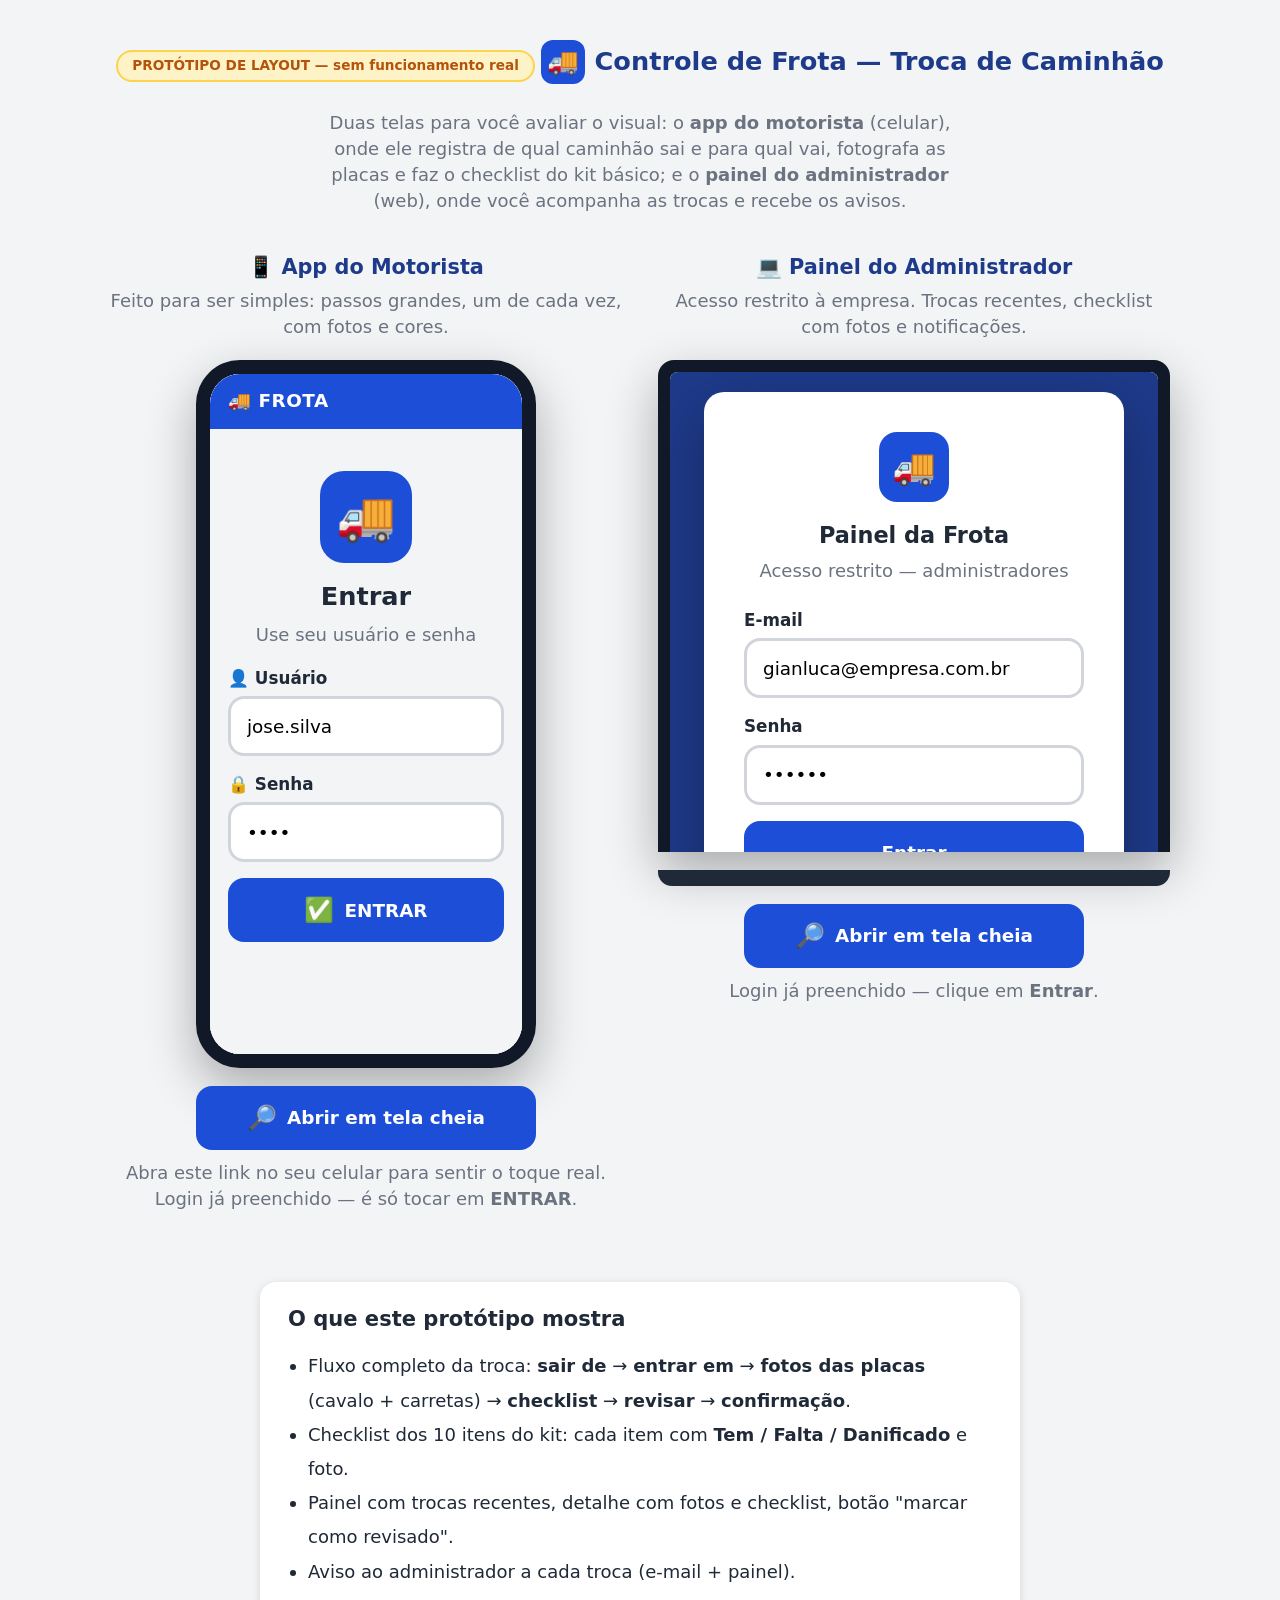
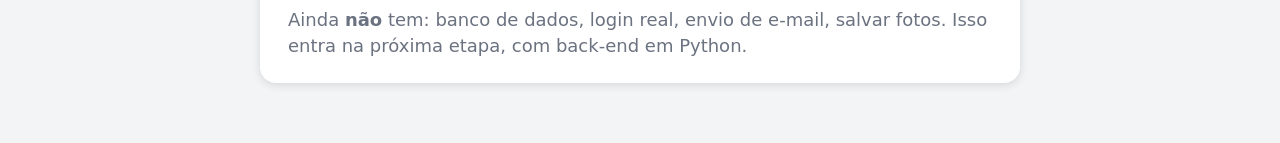
<file: index.html>
<!DOCTYPE html>
<html lang="pt-BR">
<head>
<meta charset="UTF-8">
<meta name="viewport" content="width=device-width, initial-scale=1">
<title>Frota — Protótipo de Layout</title>
<link rel="stylesheet" href="assets/app.css">
</head>
<body>

<div class="hub">
  <div class="hub-cabecalho">
    <div class="selo-proto">PROTÓTIPO DE LAYOUT — sem funcionamento real</div>
    <div class="marca"><span class="quad">🚚</span> Controle de Frota — Troca de Caminhão</div>
    <p>
      Duas telas para você avaliar o visual: o <b>app do motorista</b> (celular), onde ele registra
      de qual caminhão sai e para qual vai, fotografa as placas e faz o checklist do kit básico;
      e o <b>painel do administrador</b> (web), onde você acompanha as trocas e recebe os avisos.
    </p>
  </div>

  <div class="hub-grade">

    <!-- MOTORISTA -->
    <div class="hub-coluna">
      <h2>📱 App do Motorista</h2>
      <p class="legenda">Feito para ser simples: passos grandes, um de cada vez, com fotos e cores.</p>

      <div class="moldura-celular">
        <div class="tela-fisica">
          <iframe src="motorista.html" title="App do Motorista"></iframe>
        </div>
      </div>

      <a class="btn btn-primario" href="motorista.html" target="_blank" style="max-width:340px;margin:0 auto">
        <span class="icone">🔎</span> Abrir em tela cheia
      </a>
      <p class="legenda" style="margin-top:10px">
        Abra este link no seu celular para sentir o toque real.<br>
        Login já preenchido — é só tocar em <b>ENTRAR</b>.
      </p>
    </div>

    <!-- ADMIN -->
    <div class="hub-coluna">
      <h2>💻 Painel do Administrador</h2>
      <p class="legenda">Acesso restrito à empresa. Trocas recentes, checklist com fotos e notificações.</p>

      <div class="moldura-note">
        <div class="tela-fisica">
          <iframe src="admin.html" title="Painel do Administrador"></iframe>
        </div>
      </div>
      <div class="moldura-note-base"></div>

      <a class="btn btn-primario" href="admin.html" target="_blank" style="max-width:340px;margin:0 auto">
        <span class="icone">🔎</span> Abrir em tela cheia
      </a>
      <p class="legenda" style="margin-top:10px">Login já preenchido — clique em <b>Entrar</b>.</p>
    </div>

  </div>

  <div style="max-width:760px;margin:50px auto 0;background:#fff;border-radius:16px;padding:24px 28px;box-shadow:var(--sombra)">
    <h3>O que este protótipo mostra</h3>
    <ul style="line-height:1.9;padding-left:20px">
      <li>Fluxo completo da troca: <b>sair de</b> → <b>entrar em</b> → <b>fotos das placas</b> (cavalo + carretas) → <b>checklist</b> → <b>revisar</b> → <b>confirmação</b>.</li>
      <li>Checklist dos 10 itens do kit: cada item com <b>Tem / Falta / Danificado</b> e foto.</li>
      <li>Painel com trocas recentes, detalhe com fotos e checklist, botão "marcar como revisado".</li>
      <li>Aviso ao administrador a cada troca (e-mail + painel).</li>
    </ul>
    <p style="color:var(--cinza-suave);margin-bottom:0">
      Ainda <b>não</b> tem: banco de dados, login real, envio de e-mail, salvar fotos.
      Isso entra na próxima etapa, com back-end em Python.
    </p>
  </div>
</div>

</body>
</html>
</file>
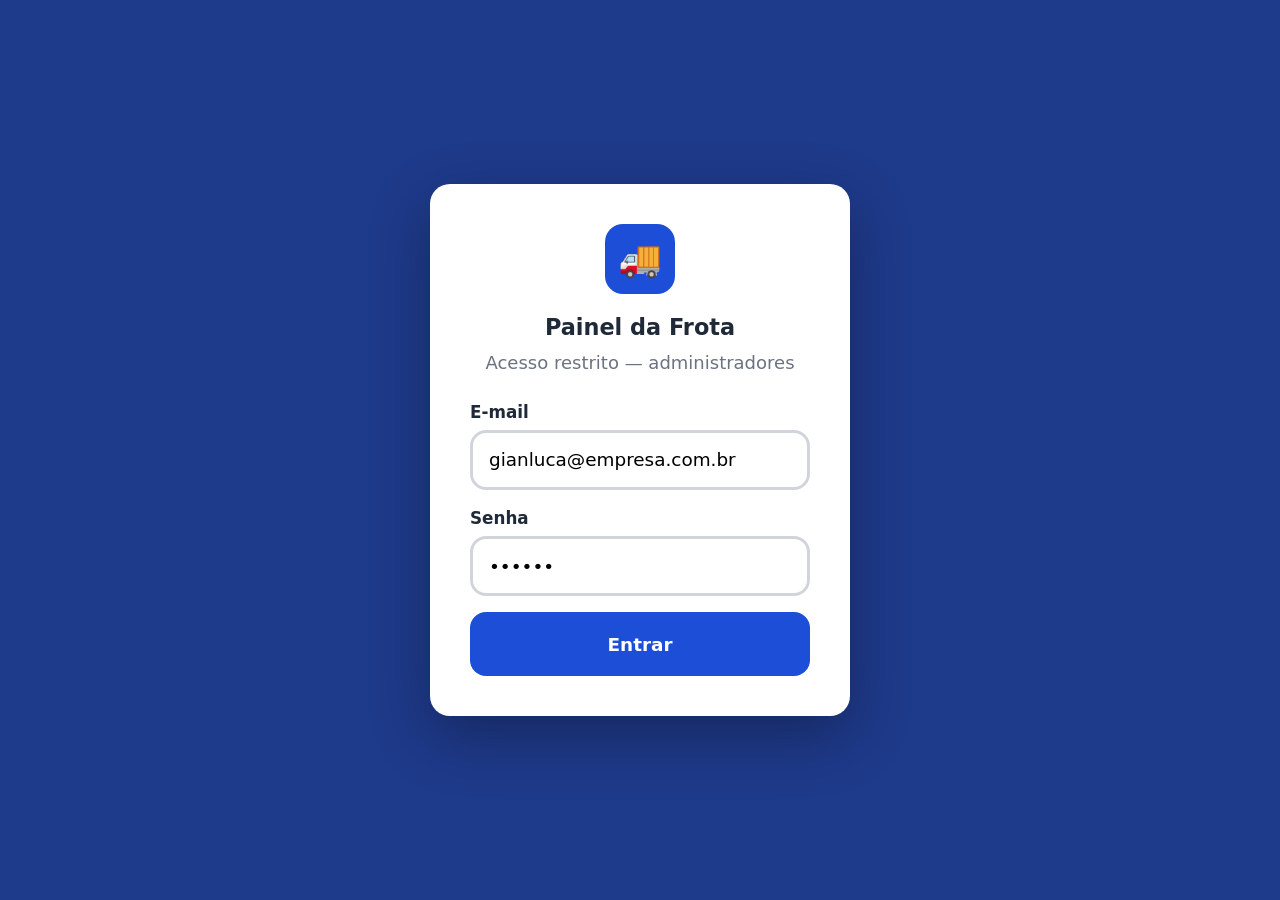
<file: admin.html>
<!DOCTYPE html>
<html lang="pt-BR">
<head>
<meta charset="UTF-8">
<meta name="viewport" content="width=device-width, initial-scale=1">
<title>Frota — Painel do Administrador</title>
<link rel="stylesheet" href="assets/app.css">
</head>
<body>

<!-- ================= LOGIN ================= -->
<div class="admin-login" id="adminLogin">
  <div class="caixa">
    <div class="logo">🚚</div>
    <h1>Painel da Frota</h1>
    <p class="sub">Acesso restrito — administradores</p>
    <div class="campo">
      <label for="admUser">E-mail</label>
      <input id="admUser" type="email" value="gianluca@empresa.com.br">
    </div>
    <div class="campo">
      <label for="admSenha">Senha</label>
      <input id="admSenha" type="password" value="123456">
    </div>
    <button class="btn btn-primario" id="btnEntrarAdmin">Entrar</button>
  </div>
</div>

<!-- ================= PAINEL ================= -->
<div class="admin oculto" id="adminApp">
  <div class="admin-topo">
    <span class="marca">🚚 FROTA</span>
    <nav class="admin-nav">
      <button class="ativo" data-secao="painel">Painel</button>
      <button data-secao="caminhoes">Caminhões</button>
      <button data-secao="motoristas">Motoristas</button>
    </nav>
    <button class="admin-sino" id="btnSino">🔔<span class="bolha">3</span></button>
    <span class="admin-usuario">Gianluca (admin)</span>
  </div>

  <div class="admin-corpo">

    <!-- PAINEL -->
    <section class="admin-secao ativa" data-secao="painel">
      <h1>Painel</h1>
      <p class="sub">Acompanhe as trocas de caminhão em tempo real.</p>

      <div class="cards-kpi">
        <div class="kpi"><div class="numero">4</div><div class="rotulo">Trocas hoje</div></div>
        <div class="kpi alerta"><div class="numero">1</div><div class="rotulo">Trocas pendentes de revisão</div></div>
        <div class="kpi alerta"><div class="numero">2</div><div class="rotulo">Itens faltando / danificados</div></div>
        <div class="kpi ok"><div class="numero">5</div><div class="rotulo">Motoristas ativos</div></div>
      </div>

      <div class="painel-bloco">
        <header>Trocas recentes <span style="font-weight:600;color:var(--cinza-suave);font-size:.9rem">clique para ver o checklist</span></header>
        <table class="tabela">
          <thead>
            <tr><th>Protocolo</th><th>Motorista</th><th>Troca</th><th>Quando</th><th>Situação</th></tr>
          </thead>
          <tbody id="tabelaTrocas"></tbody>
        </table>
      </div>
    </section>

    <!-- DETALHE DA TROCA -->
    <section class="admin-secao" data-secao="detalhe">
      <button class="voltar-link" data-secao-ir="painel">‹ Voltar para o painel</button>
      <h1 id="detTitulo">Troca T-1042</h1>
      <p class="sub" id="detSub">José da Silva · Hoje, 07:12</p>

      <div class="detalhe-grade">
        <div>
          <div class="painel-bloco">
            <header>Fotos das placas</header>
            <div style="padding:20px">
              <div class="galeria-fotos">
                <div class="foto-thumb"><div class="img">🔠</div><div class="cap">Cavalo — RXA-1B23</div></div>
                <div class="foto-thumb"><div class="img">🔠</div><div class="cap">Carreta 1 — SLT-4C55</div></div>
                <div class="foto-thumb"><div class="img">🔠</div><div class="cap">Carreta 2 — SLT-4C56</div></div>
              </div>
            </div>
          </div>

          <div class="painel-bloco">
            <header>Checklist do kit básico</header>
            <div style="padding:8px 20px 16px">
              <ul class="checklist-admin" id="detChecklist"></ul>
            </div>
          </div>
        </div>

        <div>
          <div class="painel-bloco">
            <header>Resumo</header>
            <div style="padding:16px 20px">
              <div class="resumo-linha"><span class="rot">Saiu de</span><span class="val"><span class="placa pequena">QPT-9D87</span></span></div>
              <div class="resumo-linha"><span class="rot">Entrou em</span><span class="val"><span class="placa pequena">RXA-1B23</span></span></div>
              <div class="resumo-linha"><span class="rot">Carretas</span><span class="val">SLT-4C55 · SLT-4C56</span></div>
              <div class="resumo-linha"><span class="rot">Itens OK</span><span class="val">8 de 10</span></div>
              <div class="resumo-linha"><span class="rot">Problemas</span><span class="val" style="color:var(--vermelho)">Triângulo (falta) · Estepe (danificado)</span></div>
            </div>
          </div>

          <button class="btn btn-verde" id="btnRevisar">✓ Marcar como revisado</button>
          <button class="btn btn-claro" style="margin-top:10px">⬇️ Baixar PDF</button>
        </div>
      </div>
    </section>

    <!-- CAMINHÕES -->
    <section class="admin-secao" data-secao="caminhoes">
      <h1>Caminhões</h1>
      <p class="sub">Cavalos mecânicos cadastrados e quem está com cada um.</p>
      <div class="form-inline">
        <input type="text" placeholder="Placa (ex: RXA-1B23)">
        <input type="text" placeholder="Modelo">
        <button class="btn btn-primario">➕ Adicionar caminhão</button>
      </div>
      <div class="grade-cartoes" id="gradeCaminhoes"></div>
    </section>

    <!-- MOTORISTAS -->
    <section class="admin-secao" data-secao="motoristas">
      <h1>Motoristas</h1>
      <p class="sub">Cada motorista tem seu próprio usuário e senha.</p>
      <div class="form-inline">
        <input type="text" placeholder="Nome completo">
        <input type="text" placeholder="Usuário">
        <button class="btn btn-primario">➕ Criar acesso</button>
      </div>
      <div class="painel-bloco">
        <table class="tabela">
          <thead><tr><th>Nome</th><th>Usuário</th><th>Caminhão atual</th><th></th></tr></thead>
          <tbody id="tabelaMotoristas"></tbody>
        </table>
      </div>
    </section>

  </div>

  <!-- painel de notificações -->
  <div id="painelNotif" style="position:fixed;top:64px;right:0;width:360px;max-width:90vw;background:#fff;box-shadow:-4px 0 24px rgba(0,0,0,.15);height:calc(100vh - 64px);overflow:auto;transform:translateX(100%);transition:transform .2s ease;z-index:30">
    <div style="padding:16px 20px;font-weight:800;border-bottom:2px solid var(--cinza-fundo);display:flex;justify-content:space-between;align-items:center">
      Notificações
      <button id="fecharNotif" style="background:none;border:none;font-size:1.4rem;cursor:pointer">×</button>
    </div>
    <div id="listaNotif"></div>
    <div style="padding:16px 20px;color:var(--cinza-suave);font-size:.9rem">
      Você recebe um aviso por e-mail e aqui no painel a cada troca de caminhão.
    </div>
  </div>
</div>

<script src="assets/demo.js"></script>
<script>
(function () {
  const D = window.DEMO;

  document.getElementById("btnEntrarAdmin").addEventListener("click", () => {
    document.getElementById("adminLogin").classList.add("oculto");
    document.getElementById("adminApp").classList.remove("oculto");
  });

  const secoes = [...document.querySelectorAll(".admin-secao")];
  function irSecao(nome) {
    secoes.forEach(s => s.classList.toggle("ativa", s.dataset.secao === nome));
    document.querySelectorAll(".admin-nav button").forEach(b =>
      b.classList.toggle("ativo", b.dataset.secao === nome));
    window.scrollTo(0, 0);
  }
  document.querySelectorAll(".admin-nav button").forEach(b =>
    b.addEventListener("click", () => irSecao(b.dataset.secao)));
  document.querySelectorAll("[data-secao-ir]").forEach(b =>
    b.addEventListener("click", () => irSecao(b.dataset.secaoIr)));

  /* Tabela de trocas */
  const pillTexto = { novo: "Nova", revisado: "Revisada", problema: "Com problema", pendente: "Pendente" };
  const pillClasse = { novo: "novo", revisado: "revisado", problema: "problema", pendente: "pendente" };
  document.getElementById("tabelaTrocas").innerHTML = D.trocas.map(t => `
    <tr class="clicavel" data-troca="${t.id}">
      <td><b>${t.id}</b></td>
      <td>${t.motorista}</td>
      <td><span class="rota">${t.de} <span class="seta">→</span> ${t.para}</span></td>
      <td>${t.quando}</td>
      <td><span class="pill ${pillClasse[t.status]}">${pillTexto[t.status]}</span>
        ${t.problemas ? ` <span class="pill problema">${t.problemas} problema(s)</span>` : ""}</td>
    </tr>`).join("");
  document.querySelectorAll("[data-troca]").forEach(tr =>
    tr.addEventListener("click", () => {
      const t = D.trocas.find(x => x.id === tr.dataset.troca);
      document.getElementById("detTitulo").textContent = "Troca " + t.id;
      document.getElementById("detSub").textContent = t.motorista + " · " + t.quando;
      irSecao("detalhe");
    }));

  /* Checklist no detalhe */
  const statusDet = ["ok","ok","ok","ok","falta","dano","ok","ok","ok","ok"];
  const txtDet = { ok: "OK", falta: "FALTA", dano: "DANIFICADO" };
  const pillDet = { ok: "revisado", falta: "problema", dano: "pendente" };
  document.getElementById("detChecklist").innerHTML = D.kit.map((item, i) => `
    <li>
      <span class="emoji">${item.emoji}</span>
      <span class="nome">${item.nome}</span>
      <span class="pill ${pillDet[statusDet[i]]}">${txtDet[statusDet[i]]}</span>
      <span class="cam tem" title="Tem foto">📷</span>
    </li>`).join("");

  document.getElementById("btnRevisar").addEventListener("click", function () {
    this.textContent = "✓ Revisado";
    this.classList.remove("btn-verde");
    this.classList.add("btn-claro");
    this.disabled = true;
  });

  /* Caminhões */
  document.getElementById("gradeCaminhoes").innerHTML = D.caminhoes.map(c => {
    const m = D.motoristas.find(x => x.caminhao === c.placa);
    return `<div class="cartao-veiculo">
      <div class="placa pequena">${c.placa}</div>
      <div style="margin-top:8px;font-weight:700">${c.modelo}</div>
      <div class="quem">${c.carretas.length ? c.carretas.length + " carreta(s): " + c.carretas.join(", ") : "Sem carreta engatada"}</div>
      <div class="quem">👤 ${m ? m.nome : "Nenhum motorista no momento"}</div>
    </div>`;
  }).join("");

  /* Motoristas */
  document.getElementById("tabelaMotoristas").innerHTML = D.motoristas.map(m => `
    <tr>
      <td><b>${m.nome}</b></td>
      <td>${m.usuario}</td>
      <td>${m.caminhao === "—" ? '<span style="color:var(--cinza-suave)">—</span>' : '<span class="placa pequena">' + m.caminhao + '</span>'}</td>
      <td><button class="btn btn-fantasma" style="width:auto">Redefinir senha</button></td>
    </tr>`).join("");

  /* Notificações */
  document.getElementById("listaNotif").innerHTML = D.notificacoes.map(n => `
    <div class="notif-item">
      <span class="ponto"></span>
      <div><div>${n.texto}</div><div class="quando">${n.quando}</div></div>
    </div>`).join("");
  const painel = document.getElementById("painelNotif");
  document.getElementById("btnSino").addEventListener("click", () =>
    painel.style.transform = painel.style.transform === "translateX(0px)" ? "translateX(100%)" : "translateX(0px)");
  document.getElementById("fecharNotif").addEventListener("click", () =>
    painel.style.transform = "translateX(100%)");
})();
</script>
</body>
</html>
</file>
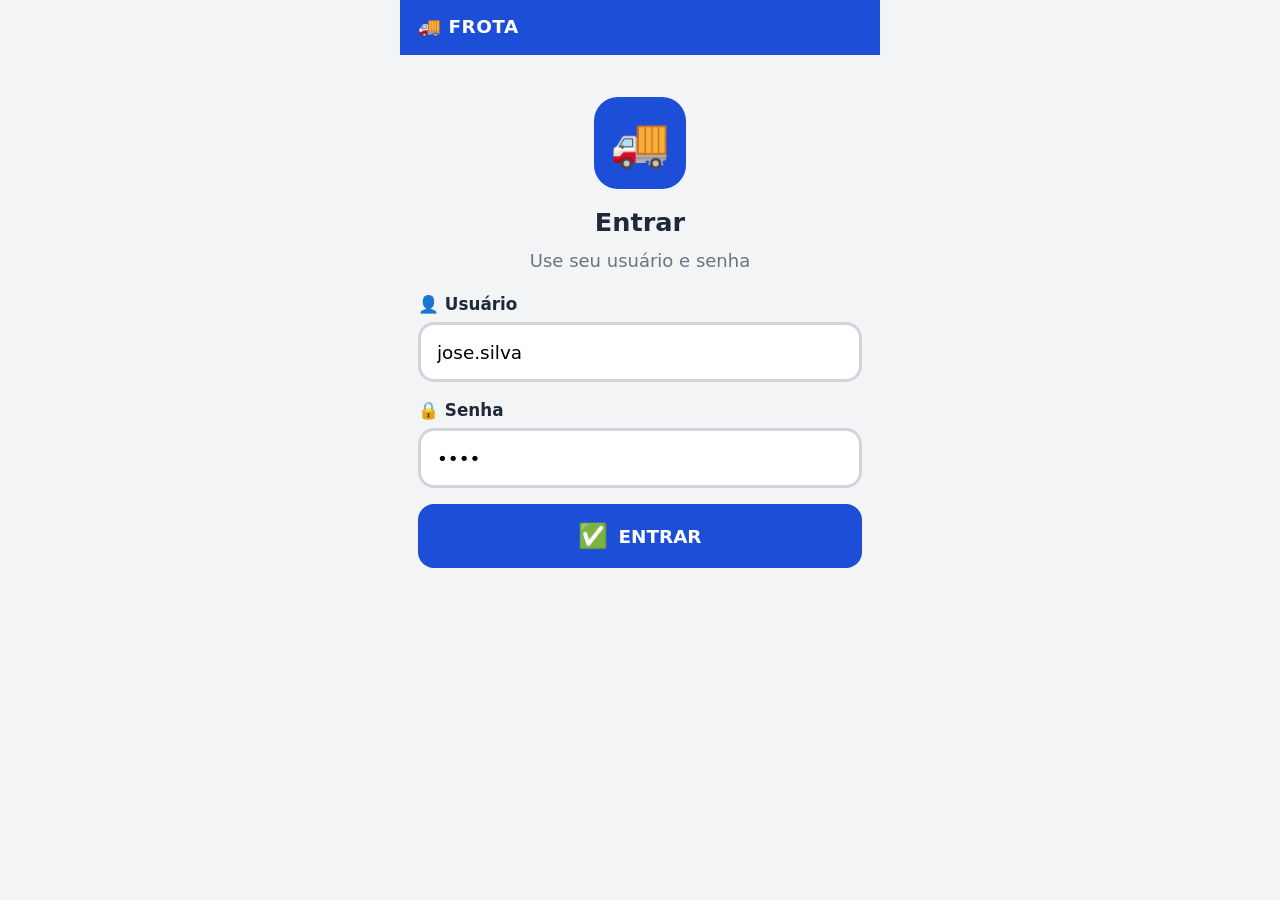
<file: motorista.html>
<!DOCTYPE html>
<html lang="pt-BR">
<head>
<meta charset="UTF-8">
<meta name="viewport" content="width=device-width, initial-scale=1, maximum-scale=1, user-scalable=no">
<meta name="theme-color" content="#1d4ed8">
<title>Frota — App do Motorista</title>
<link rel="stylesheet" href="assets/app.css">
</head>
<body>

<div class="telefone-app">

  <!-- Barra de cima -->
  <div class="app-topo" id="appTopo">
    <button class="voltar oculto" id="btnVoltar" aria-label="Voltar">‹</button>
    <span class="marca" id="topoMarca">🚚 FROTA</span>
    <span class="titulo oculto" id="topoTitulo"></span>
  </div>

  <div class="app-conteudo">

    <!-- ================= LOGIN ================= -->
    <section class="tela ativa" data-tela="login">
      <div class="login-caixa">
        <div class="logo">🚚</div>
        <h1>Entrar</h1>
        <p style="color:var(--cinza-suave)">Use seu usuário e senha</p>

        <div class="campo">
          <label for="usuario">👤 Usuário</label>
          <input id="usuario" type="text" inputmode="text" autocomplete="username" value="jose.silva">
        </div>
        <div class="campo">
          <label for="senha">🔒 Senha</label>
          <input id="senha" type="password" autocomplete="current-password" value="1234">
        </div>

        <button class="btn btn-primario" data-ir="home">
          <span class="icone">✅</span> ENTRAR
        </button>
      </div>
    </section>

    <!-- ================= INÍCIO ================= -->
    <section class="tela" data-tela="home">
      <h2>Olá, José 👋</h2>

      <div class="cartao">
        <span class="rotulo">Seu caminhão agora</span>
        <div class="placa">🚛 QPT-9D87</div>
        <div style="color:var(--cinza-suave)">Volvo FH 460 · 1 carreta</div>
      </div>

      <button class="btn btn-primario" style="min-height:90px;font-size:1.3rem" data-ir="troca_de">
        <span class="icone">🔄</span> TROCAR DE CAMINHÃO
      </button>

      <h3 style="margin-top:28px">Minhas últimas trocas</h3>
      <div class="cartao" style="padding:0">
        <div class="resumo-linha" style="padding:14px 16px">
          <span class="rot">Ontem 08:15</span>
          <span class="val">RTC-5K62 → RXA-1B23</span>
        </div>
        <div class="resumo-linha" style="padding:14px 16px">
          <span class="rot">3 dias atrás</span>
          <span class="val">RXA-1B23 → QPT-9D87</span>
        </div>
      </div>

      <button class="btn btn-fantasma" style="margin-top:20px" data-ir="login">Sair da conta</button>
    </section>

    <!-- ================= PASSO 1: SAINDO DE ================= -->
    <section class="tela" data-tela="troca_de" data-passo="1">
      <div class="passos"><span class="atual"></span><span></span><span></span><span></span><span></span></div>
      <div class="passo-texto">PASSO 1 DE 5</div>
      <h2>De qual caminhão você está saindo?</h2>

      <button class="item-escolha selecionado" style="margin-bottom:8px">
        <span class="foto-mini"></span>
        <span>
          <span class="placa pequena">QPT-9D87</span><br>
          Volvo FH 460 — seu caminhão atual
        </span>
      </button>
      <p style="color:var(--cinza-suave);font-size:.95rem">Já deixamos marcado o caminhão em que você está. É só confirmar.</p>

      <button class="btn btn-primario" data-ir="troca_para">
        <span class="icone">➡️</span> CONTINUAR
      </button>
    </section>

    <!-- ================= PASSO 2: INDO PARA ================= -->
    <section class="tela" data-tela="troca_para" data-passo="2">
      <div class="passos"><span class="feito"></span><span class="atual"></span><span></span><span></span><span></span></div>
      <div class="passo-texto">PASSO 2 DE 5</div>
      <h2>Para qual caminhão você vai?</h2>

      <div class="campo">
        <input type="text" placeholder="🔍 Digite ou procure a placa" id="buscaCaminhao">
      </div>

      <div class="lista-escolha" id="listaCaminhoes"><!-- preenchido por JS --></div>

      <button class="btn btn-primario oculto" id="btnPasso2" data-ir="placas">
        <span class="icone">➡️</span> CONTINUAR
      </button>
    </section>

    <!-- ================= PASSO 3: FOTOS DAS PLACAS ================= -->
    <section class="tela" data-tela="placas" data-passo="3">
      <div class="passos"><span class="feito"></span><span class="feito"></span><span class="atual"></span><span></span><span></span></div>
      <div class="passo-texto">PASSO 3 DE 5</div>
      <h2>Fotografe as placas</h2>
      <div class="aviso">📸 Tire a foto de perto, com a placa bem legível.</div>

      <div class="foto-campo" data-foto="cavalo">
        <label>1. Placa do cavalo mecânico</label>
        <button class="foto-botao"><span class="icone">📷</span> TIRAR FOTO</button>
      </div>

      <div class="foto-campo" data-foto="carreta1">
        <label>2. Placa da 1ª carreta</label>
        <button class="foto-botao"><span class="icone">📷</span> TIRAR FOTO</button>
      </div>

      <div class="foto-campo" data-foto="carreta2">
        <label>3. Placa da 2ª carreta</label>
        <button class="foto-botao"><span class="icone">📷</span> TIRAR FOTO</button>
      </div>

      <button class="btn btn-fantasma" id="btnAddCarreta">➕ Tem outra carreta engatada</button>

      <button class="btn btn-primario" style="margin-top:12px" data-ir="checklist">
        <span class="icone">➡️</span> CONTINUAR
      </button>
    </section>

    <!-- ================= PASSO 4: CHECKLIST ================= -->
    <section class="tela" data-tela="checklist" data-passo="4">
      <div class="passos"><span class="feito"></span><span class="feito"></span><span class="feito"></span><span class="atual"></span><span></span></div>
      <div class="passo-texto">PASSO 4 DE 5 · <span id="checklistContagem">0 de 10</span></div>
      <h2>Confira os itens do caminhão</h2>
      <div class="aviso">Para cada item: toque em <b>Tem</b>, <b>Falta</b> ou <b>Danificado</b> e tire uma foto.</div>

      <div id="listaChecklist"><!-- preenchido por JS --></div>

      <button class="btn btn-primario" data-ir="revisar">
        <span class="icone">➡️</span> CONTINUAR
      </button>
    </section>

    <!-- ================= PASSO 5: REVISAR ================= -->
    <section class="tela" data-tela="revisar" data-passo="5">
      <div class="passos"><span class="feito"></span><span class="feito"></span><span class="feito"></span><span class="feito"></span><span class="atual"></span></div>
      <div class="passo-texto">PASSO 5 DE 5</div>
      <h2>Confira antes de enviar</h2>

      <div class="cartao">
        <div class="resumo-linha"><span class="rot">Saindo de</span><span class="val">QPT-9D87</span></div>
        <div class="resumo-linha"><span class="rot">Indo para</span><span class="val" id="revParaPlaca">RXA-1B23</span></div>
        <div class="resumo-linha"><span class="rot">Fotos das placas</span><span class="val">✅ 3 fotos</span></div>
        <div class="resumo-linha"><span class="rot">Motorista</span><span class="val">José da Silva</span></div>
        <div class="resumo-linha"><span class="rot">Data e hora</span><span class="val">Hoje, 07:12</span></div>
      </div>

      <h3>Itens conferidos</h3>
      <div class="cartao" id="resumoChecklist" style="padding:6px 16px"><!-- JS --></div>

      <button class="btn btn-verde" style="min-height:90px;font-size:1.3rem" data-ir="sucesso">
        <span class="icone">📨</span> ENVIAR TROCA
      </button>
      <button class="btn btn-fantasma" data-ir="checklist">Voltar e corrigir</button>
    </section>

    <!-- ================= SUCESSO ================= -->
    <section class="tela" data-tela="sucesso">
      <div class="sucesso">
        <div class="check">✓</div>
        <h1>Troca registrada!</h1>
        <p style="font-size:1.15rem">O escritório já foi avisado da sua troca de caminhão.</p>
        <div class="cartao" style="text-align:left">
          <div class="resumo-linha"><span class="rot">Protocolo</span><span class="val">T-1042</span></div>
          <div class="resumo-linha"><span class="rot">Novo caminhão</span><span class="val" id="sucParaPlaca">RXA-1B23</span></div>
        </div>
        <button class="btn btn-primario" data-ir="home">
          <span class="icone">🏠</span> VOLTAR AO INÍCIO
        </button>
      </div>
    </section>

  </div>
</div>

<script src="assets/demo.js"></script>
<script>
(function () {
  const D = window.DEMO;
  const telas = [...document.querySelectorAll(".tela")];
  const btnVoltar = document.getElementById("btnVoltar");
  const topoMarca = document.getElementById("topoMarca");
  const topoTitulo = document.getElementById("topoTitulo");
  const historico = [];
  const titulos = {
    home: "Início", troca_de: "Trocar de caminhão", troca_para: "Trocar de caminhão",
    placas: "Fotos das placas", checklist: "Checklist", revisar: "Revisar", sucesso: ""
  };
  let caminhaoDestino = null;

  function mostrar(nome, push = true) {
    telas.forEach(t => t.classList.toggle("ativa", t.dataset.tela === nome));
    if (push && historico[historico.length - 1] !== nome) historico.push(nome);
    const temVoltar = nome !== "login" && nome !== "home" && nome !== "sucesso";
    btnVoltar.classList.toggle("oculto", !temVoltar);
    const ehApp = nome !== "login";
    topoMarca.classList.toggle("oculto", ehApp);
    topoTitulo.classList.toggle("oculto", !ehApp);
    topoTitulo.textContent = titulos[nome] || "";
    window.scrollTo(0, 0);
    document.querySelector(".app-conteudo").scrollTo(0, 0);
  }

  btnVoltar.addEventListener("click", () => {
    historico.pop();
    const anterior = historico[historico.length - 1] || "home";
    mostrar(anterior, false);
  });

  document.body.addEventListener("click", (e) => {
    const alvo = e.target.closest("[data-ir]");
    if (alvo) {
      const destino = alvo.dataset.ir;
      if (destino === "login") historico.length = 0;
      mostrar(destino);
      if (destino === "checklist") montarChecklist();
      if (destino === "revisar") montarResumo();
    }
  });

  /* ---------- Passo 2: lista de caminhões ---------- */
  const lista = document.getElementById("listaCaminhoes");
  const btnPasso2 = document.getElementById("btnPasso2");
  D.caminhoes
    .filter(c => c.placa !== D.motoristaAtual.caminhaoAtual)
    .forEach(c => {
      const b = document.createElement("button");
      b.className = "item-escolha";
      b.innerHTML = `<span class="foto-mini"></span>
        <span><span class="placa pequena">${c.placa}</span><br>${c.modelo}
        ${c.carretas.length ? " — " + c.carretas.length + " carreta(s)" : " — sem carreta"}</span>`;
      b.addEventListener("click", () => {
        lista.querySelectorAll(".item-escolha").forEach(x => x.classList.remove("selecionado"));
        b.classList.add("selecionado");
        caminhaoDestino = c;
        btnPasso2.classList.remove("oculto");
        ajustarCamposCarreta(c);
      });
      lista.appendChild(b);
    });

  document.getElementById("buscaCaminhao").addEventListener("input", (e) => {
    const q = e.target.value.toLowerCase();
    lista.querySelectorAll(".item-escolha").forEach(b => {
      b.style.display = b.textContent.toLowerCase().includes(q) ? "" : "none";
    });
  });

  function ajustarCamposCarreta(c) {
    const c1 = document.querySelector('[data-foto="carreta1"]');
    const c2 = document.querySelector('[data-foto="carreta2"]');
    c1.classList.toggle("oculto", c.carretas.length < 1);
    c2.classList.toggle("oculto", c.carretas.length < 2);
    if (c.carretas[0]) c1.querySelector("label").textContent = "2. Placa da 1ª carreta (" + c.carretas[0] + ")";
    if (c.carretas[1]) c2.querySelector("label").textContent = "3. Placa da 2ª carreta (" + c.carretas[1] + ")";
    document.getElementById("revParaPlaca").textContent = c.placa;
    document.getElementById("sucParaPlaca").textContent = c.placa;
  }

  /* ---------- Fotos simuladas ---------- */
  document.body.addEventListener("click", (e) => {
    const botao = e.target.closest(".foto-botao");
    if (!botao) return;
    const campo = botao.closest(".foto-campo");
    campo.innerHTML = campo.querySelector("label").outerHTML + `
      <div class="foto-tirada">
        <div class="imagem">🔠</div>
        <span class="selo">✓ Foto salva</span>
        <button class="refazer" type="button">Refazer</button>
      </div>`;
    campo.querySelector(".refazer").addEventListener("click", () => {
      campo.innerHTML = campo.querySelector("label").outerHTML +
        `<button class="foto-botao"><span class="icone">📷</span> TIRAR FOTO</button>`;
    });
  });

  document.getElementById("btnAddCarreta").addEventListener("click", function () {
    const c2 = document.querySelector('[data-foto="carreta2"]');
    c2.classList.remove("oculto");
    this.classList.add("oculto");
  });

  /* ---------- Passo 4: checklist ---------- */
  const estadoChecklist = {};
  function montarChecklist() {
    const cont = document.getElementById("listaChecklist");
    if (cont.dataset.pronto) { atualizarContagem(); return; }
    cont.dataset.pronto = "1";
    D.kit.forEach(item => {
      estadoChecklist[item.id] = { status: null, foto: false };
      const div = document.createElement("div");
      div.className = "checklist-item";
      div.dataset.item = item.id;
      div.innerHTML = `
        <div class="cabeca">
          <div class="emoji">${item.emoji}</div>
          <div><div class="nome">${item.nome}</div>
          <div class="status-atual" style="color:var(--cinza-suave)">Toque para responder</div></div>
        </div>
        <div class="opcoes-status">
          <button data-st="ok"><span class="ic">✅</span>Tem</button>
          <button data-st="falta"><span class="ic">❌</span>Falta</button>
          <button data-st="dano"><span class="ic">⚠️</span>Danificado</button>
        </div>
        <button class="mini-foto-botao"><span>📷</span> Tirar foto do item</button>`;
      cont.appendChild(div);
    });
    atualizarContagem();
  }

  document.body.addEventListener("click", (e) => {
    const st = e.target.closest(".opcoes-status button");
    if (st) {
      const item = st.closest(".checklist-item");
      const id = item.dataset.item;
      const valor = st.dataset.st;
      estadoChecklist[id].status = valor;
      item.querySelectorAll(".opcoes-status button").forEach(b => b.className = "");
      st.className = "sel-" + valor;
      item.classList.remove("ok", "falta", "dano");
      item.classList.add(valor === "ok" ? "ok" : valor === "falta" ? "falta" : "dano");
      const rot = { ok: "Tem ✓", falta: "Está faltando", dano: "Danificado" }[valor];
      const cor = { ok: "var(--verde)", falta: "var(--vermelho)", dano: "var(--amarelo)" }[valor];
      const sa = item.querySelector(".status-atual");
      sa.textContent = rot; sa.style.color = cor;
      atualizarContagem();
    }
    const mf = e.target.closest(".mini-foto-botao");
    if (mf && mf.closest(".checklist-item")) {
      const id = mf.closest(".checklist-item").dataset.item;
      estadoChecklist[id].foto = true;
      mf.classList.add("tem");
      mf.innerHTML = "<span>✓</span> Foto salva — toque para trocar";
      atualizarContagem();
    }
  });

  function atualizarContagem() {
    const total = D.kit.length;
    const feitos = Object.values(estadoChecklist).filter(x => x.status).length;
    document.getElementById("checklistContagem").textContent = feitos + " de " + total;
  }

  /* ---------- Passo 5: resumo ---------- */
  function montarResumo() {
    const cont = document.getElementById("resumoChecklist");
    const tagClasse = { ok: "ok", falta: "falta", dano: "dano" };
    const tagTexto = { ok: "Tem", falta: "Falta", dano: "Danificado" };
    cont.innerHTML = D.kit.map(item => {
      const st = estadoChecklist[item.id] && estadoChecklist[item.id].status;
      const tag = st
        ? `<span class="tag ${tagClasse[st]}">${tagTexto[st]}</span>`
        : `<span class="tag falta">Sem resposta</span>`;
      return `<div class="resumo-linha"><span class="rot">${item.emoji} ${item.nome}</span><span class="val">${tag}</span></div>`;
    }).join("");
  }

  mostrar("login", true);
  historico.length = 0;
})();
</script>
</body>
</html>
</file>
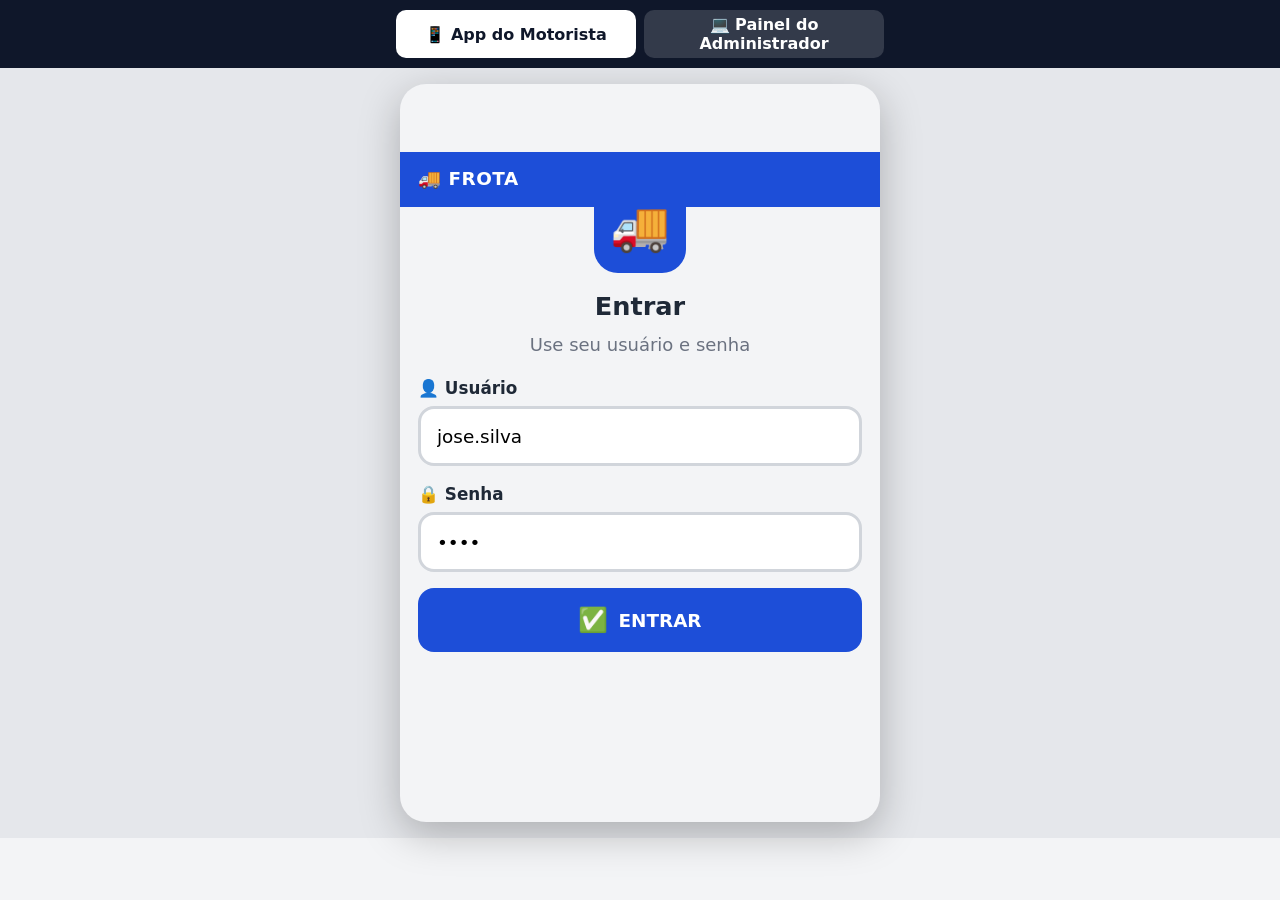
<file: prototipo.html>
﻿<!DOCTYPE html>
<html lang="pt-BR">
<head>
<meta charset="UTF-8">
<meta name="viewport" content="width=device-width, initial-scale=1, maximum-scale=1, user-scalable=no">
<meta name="theme-color" content="#1d4ed8">
<title>Frota - Prototipo (motorista + administrador)</title>
<style>
/* ============================================================
   Protótipo — Controle de Frota / Troca de Caminhão
   Estilo pensado para usuários de baixa escolaridade:
   - textos curtos, fonte grande, muito contraste
   - botões enormes, um passo por tela
   - cores com significado: verde = ok, vermelho = falta,
     amarelo = danificado, azul = ação
   ============================================================ */

:root {
  --azul: #1d4ed8;
  --azul-escuro: #1e3a8a;
  --verde: #15803d;
  --verde-claro: #dcfce7;
  --vermelho: #b91c1c;
  --vermelho-claro: #fee2e2;
  --amarelo: #b45309;
  --amarelo-claro: #fef3c7;
  --cinza-texto: #1f2937;
  --cinza-suave: #6b7280;
  --cinza-borda: #d1d5db;
  --cinza-fundo: #f3f4f6;
  --branco: #ffffff;
  --raio: 16px;
  --sombra: 0 2px 10px rgba(0, 0, 0, .12);
  --fonte: "Segoe UI", Roboto, system-ui, -apple-system, Arial, sans-serif;
}

* { box-sizing: border-box; }

body {
  margin: 0;
  font-family: var(--fonte);
  font-size: 18px;
  line-height: 1.45;
  color: var(--cinza-texto);
  background: var(--cinza-fundo);
  -webkit-text-size-adjust: 100%;
}

h1, h2, h3 { margin: 0 0 .4em; line-height: 1.2; }
h1 { font-size: 1.6rem; }
h2 { font-size: 1.3rem; }
p { margin: 0 0 1em; }
img { max-width: 100%; display: block; }

/* ---------- Botões grandes ---------- */
.btn {
  display: flex;
  align-items: center;
  justify-content: center;
  gap: 10px;
  width: 100%;
  min-height: 64px;
  padding: 14px 18px;
  border: 3px solid transparent;
  border-radius: var(--raio);
  font-family: inherit;
  font-size: 1.15rem;
  font-weight: 700;
  text-decoration: none;
  cursor: pointer;
  transition: transform .05s ease, filter .15s ease;
}
.btn:active { transform: scale(.98); }
.btn-primario { background: var(--azul); color: #fff; }
.btn-primario:hover { filter: brightness(1.08); }
.btn-verde { background: var(--verde); color: #fff; }
.btn-claro {
  background: #fff;
  color: var(--azul-escuro);
  border-color: var(--cinza-borda);
}
.btn-fantasma {
  background: transparent;
  color: var(--cinza-suave);
  min-height: 48px;
  font-size: 1rem;
  border: none;
}
.btn .icone { font-size: 1.5rem; line-height: 1; }
.btn[disabled] { opacity: .45; pointer-events: none; }

/* ============================================================
   APP DO MOTORISTA (celular)
   ============================================================ */
.telefone-app {
  max-width: 480px;
  margin: 0 auto;
  min-height: 100vh;
  background: var(--cinza-fundo);
  display: flex;
  flex-direction: column;
}

.app-topo {
  background: var(--azul);
  color: #fff;
  padding: 14px 18px;
  display: flex;
  align-items: center;
  gap: 12px;
  position: sticky;
  top: 0;
  z-index: 10;
}
.app-topo .voltar {
  background: rgba(255, 255, 255, .18);
  border: none;
  color: #fff;
  font-size: 1.4rem;
  width: 44px;
  height: 44px;
  border-radius: 12px;
  cursor: pointer;
  flex: none;
}
.app-topo .titulo { font-size: 1.15rem; font-weight: 700; }
.app-topo .marca { font-size: 1.15rem; font-weight: 800; letter-spacing: .5px; }

.app-conteudo { flex: 1; padding: 18px; }

.tela { display: none; }
.tela.ativa { display: block; animation: aparece .18s ease; }
@keyframes aparece { from { opacity: 0; transform: translateY(6px); } to { opacity: 1; transform: none; } }

/* Passos */
.passos {
  display: flex;
  gap: 6px;
  margin-bottom: 16px;
}
.passos span {
  flex: 1;
  height: 8px;
  border-radius: 4px;
  background: var(--cinza-borda);
}
.passos span.feito { background: var(--verde); }
.passos span.atual { background: var(--azul); }
.passo-texto {
  font-size: .95rem;
  color: var(--cinza-suave);
  font-weight: 700;
  margin-bottom: 4px;
}

/* Login */
.login-caixa { text-align: center; padding-top: 24px; }
.login-caixa .logo {
  width: 92px; height: 92px;
  margin: 0 auto 18px;
  background: var(--azul);
  color: #fff;
  border-radius: 24px;
  display: flex; align-items: center; justify-content: center;
  font-size: 3rem;
}
.campo { text-align: left; margin-bottom: 16px; }
.campo label { display: block; font-weight: 700; margin-bottom: 6px; font-size: 1.05rem; }
.campo input {
  width: 100%;
  min-height: 60px;
  padding: 12px 16px;
  font-size: 1.15rem;
  border: 3px solid var(--cinza-borda);
  border-radius: var(--raio);
  font-family: inherit;
}
.campo input:focus { outline: none; border-color: var(--azul); }

/* Cartão do caminhão atual */
.cartao {
  background: #fff;
  border-radius: var(--raio);
  box-shadow: var(--sombra);
  padding: 16px;
  margin-bottom: 16px;
}
.cartao .rotulo { font-size: .9rem; color: var(--cinza-suave); font-weight: 700; text-transform: uppercase; letter-spacing: .5px; }
.placa {
  display: inline-flex;
  align-items: center;
  gap: 8px;
  background: #fde047;
  border: 3px solid #1f2937;
  border-radius: 10px;
  padding: 6px 14px;
  font-size: 1.5rem;
  font-weight: 800;
  letter-spacing: 2px;
  margin: 6px 0;
  font-family: "Consolas", monospace;
}
.placa.pequena { font-size: 1.1rem; padding: 4px 10px; }

.lista-escolha { display: flex; flex-direction: column; gap: 12px; margin-top: 8px; }
.item-escolha {
  display: flex;
  align-items: center;
  gap: 14px;
  background: #fff;
  border: 3px solid var(--cinza-borda);
  border-radius: var(--raio);
  padding: 14px;
  cursor: pointer;
  text-align: left;
  width: 100%;
  font-family: inherit;
  font-size: 1.1rem;
}
.item-escolha:hover { border-color: var(--azul); }
.item-escolha.selecionado { border-color: var(--verde); background: var(--verde-claro); }
.item-escolha .foto-mini {
  width: 60px; height: 46px; flex: none;
  border-radius: 8px;
  background: #e5e7eb url("caminhao.svg") center/70% no-repeat;
}

/* Botão de foto / foto tirada */
.foto-campo { margin-bottom: 16px; }
.foto-campo > label { display: block; font-weight: 700; margin-bottom: 8px; font-size: 1.1rem; }
.foto-botao {
  width: 100%;
  min-height: 120px;
  border: 3px dashed var(--azul);
  border-radius: var(--raio);
  background: #eef2ff;
  color: var(--azul-escuro);
  font-family: inherit;
  font-size: 1.1rem;
  font-weight: 700;
  display: flex;
  flex-direction: column;
  align-items: center;
  justify-content: center;
  gap: 6px;
  cursor: pointer;
}
.foto-botao .icone { font-size: 2.4rem; }
.foto-tirada {
  position: relative;
  border-radius: var(--raio);
  overflow: hidden;
  border: 3px solid var(--verde);
}
.foto-tirada .imagem {
  height: 150px;
  background: linear-gradient(135deg, #64748b, #94a3b8);
  display: flex; align-items: center; justify-content: center;
  color: #fff; font-size: 3rem;
}
.foto-tirada .selo {
  position: absolute; top: 8px; left: 8px;
  background: var(--verde); color: #fff;
  padding: 4px 10px; border-radius: 999px;
  font-size: .9rem; font-weight: 700;
}
.foto-tirada .refazer {
  position: absolute; bottom: 8px; right: 8px;
  background: rgba(0,0,0,.6); color: #fff;
  border: none; border-radius: 8px;
  padding: 8px 12px; font-size: .95rem; cursor: pointer;
  font-family: inherit;
}

/* Checklist */
.checklist-item {
  background: #fff;
  border-radius: var(--raio);
  box-shadow: var(--sombra);
  padding: 14px;
  margin-bottom: 12px;
}
.checklist-item .cabeca {
  display: flex;
  align-items: center;
  gap: 12px;
  margin-bottom: 10px;
}
.checklist-item .emoji {
  font-size: 2rem;
  width: 52px; height: 52px;
  background: var(--cinza-fundo);
  border-radius: 12px;
  display: flex; align-items: center; justify-content: center;
  flex: none;
}
.checklist-item .nome { font-weight: 700; font-size: 1.1rem; }
.checklist-item .status-atual { font-size: .9rem; font-weight: 700; }
.checklist-item.ok { border-left: 8px solid var(--verde); }
.checklist-item.falta { border-left: 8px solid var(--vermelho); }
.checklist-item.dano { border-left: 8px solid var(--amarelo); }

.opcoes-status { display: flex; gap: 8px; margin-bottom: 10px; }
.opcoes-status button {
  flex: 1;
  min-height: 56px;
  border-radius: 12px;
  border: 3px solid var(--cinza-borda);
  background: #fff;
  font-family: inherit;
  font-size: 1rem;
  font-weight: 700;
  cursor: pointer;
  display: flex; flex-direction: column; align-items: center; gap: 2px;
  line-height: 1.1;
}
.opcoes-status button .ic { font-size: 1.3rem; }
.opcoes-status button.sel-ok { border-color: var(--verde); background: var(--verde-claro); color: var(--verde); }
.opcoes-status button.sel-falta { border-color: var(--vermelho); background: var(--vermelho-claro); color: var(--vermelho); }
.opcoes-status button.sel-dano { border-color: var(--amarelo); background: var(--amarelo-claro); color: var(--amarelo); }

.mini-foto-botao {
  width: 100%;
  min-height: 52px;
  border: 3px dashed var(--cinza-borda);
  border-radius: 12px;
  background: #fff;
  color: var(--cinza-suave);
  font-family: inherit;
  font-size: 1rem;
  font-weight: 700;
  cursor: pointer;
  display: flex; align-items: center; justify-content: center; gap: 8px;
}
.mini-foto-botao.tem { border-style: solid; border-color: var(--verde); color: var(--verde); background: var(--verde-claro); }

/* Revisar */
.resumo-linha {
  display: flex;
  justify-content: space-between;
  gap: 12px;
  padding: 12px 0;
  border-bottom: 2px solid var(--cinza-borda);
}
.resumo-linha:last-child { border-bottom: none; }
.resumo-linha .rot { color: var(--cinza-suave); font-weight: 700; }
.resumo-linha .val { font-weight: 700; text-align: right; }
.tag {
  display: inline-block;
  padding: 3px 10px;
  border-radius: 999px;
  font-size: .85rem;
  font-weight: 800;
}
.tag.ok { background: var(--verde-claro); color: var(--verde); }
.tag.falta { background: var(--vermelho-claro); color: var(--vermelho); }
.tag.dano { background: var(--amarelo-claro); color: var(--amarelo); }

/* Sucesso */
.sucesso { text-align: center; padding-top: 30px; }
.sucesso .check {
  width: 120px; height: 120px;
  margin: 0 auto 20px;
  background: var(--verde);
  border-radius: 50%;
  display: flex; align-items: center; justify-content: center;
  color: #fff; font-size: 4rem;
  animation: pulo .4s ease;
}
@keyframes pulo { 0% { transform: scale(.5); } 60% { transform: scale(1.1); } 100% { transform: scale(1); } }

.rodape-fixo {
  position: sticky;
  bottom: 0;
  background: var(--cinza-fundo);
  padding: 14px 18px;
  border-top: 2px solid var(--cinza-borda);
}

.aviso {
  background: var(--amarelo-claro);
  border: 2px solid #fcd34d;
  border-radius: 12px;
  padding: 12px 14px;
  font-size: .95rem;
  margin-bottom: 14px;
}

/* ============================================================
   PÁGINA INICIAL (hub do protótipo)
   ============================================================ */
.hub {
  max-width: 1100px;
  margin: 0 auto;
  padding: 40px 20px 60px;
}
.hub-cabecalho { text-align: center; margin-bottom: 40px; }
.hub-cabecalho .marca {
  display: inline-flex; align-items: center; gap: 10px;
  font-size: 1.6rem; font-weight: 800; color: var(--azul-escuro);
}
.hub-cabecalho .marca .quad {
  width: 44px; height: 44px; background: var(--azul); color: #fff;
  border-radius: 12px; display: flex; align-items: center; justify-content: center;
  font-size: 1.6rem;
}
.hub-cabecalho p { color: var(--cinza-suave); max-width: 640px; margin: 12px auto 0; }
.selo-proto {
  display: inline-block;
  background: var(--amarelo-claro);
  color: var(--amarelo);
  border: 2px solid #fcd34d;
  padding: 4px 14px;
  border-radius: 999px;
  font-weight: 800;
  font-size: .85rem;
  margin-bottom: 16px;
}

.hub-grade {
  display: grid;
  grid-template-columns: 1fr 1fr;
  gap: 36px;
  align-items: start;
}
@media (max-width: 860px) { .hub-grade { grid-template-columns: 1fr; } }

.hub-coluna { text-align: center; }
.hub-coluna h2 { color: var(--azul-escuro); }
.hub-coluna .legenda { color: var(--cinza-suave); margin-bottom: 20px; }

/* moldura de celular */
.moldura-celular {
  width: 340px;
  max-width: 100%;
  margin: 0 auto 18px;
  background: #111827;
  border-radius: 44px;
  padding: 14px;
  box-shadow: 0 20px 50px rgba(0, 0, 0, .3);
}
.moldura-celular .tela-fisica {
  border-radius: 30px;
  overflow: hidden;
  background: #fff;
  height: 680px;
}
.moldura-celular iframe { width: 100%; height: 100%; border: 0; }

/* moldura de notebook */
.moldura-note {
  width: 100%;
  margin: 0 auto 18px;
  background: #111827;
  border-radius: 16px 16px 0 0;
  padding: 12px 12px 0;
  box-shadow: 0 20px 50px rgba(0, 0, 0, .3);
}
.moldura-note .tela-fisica {
  border-radius: 8px 8px 0 0;
  overflow: hidden;
  background: #fff;
  height: 480px;
}
.moldura-note iframe { width: 100%; height: 100%; border: 0; }
.moldura-note-base {
  height: 16px;
  background: #1f2937;
  border-radius: 0 0 14px 14px;
  width: calc(100% + 0px);
  margin: 0 auto 18px;
  max-width: 100%;
}

/* ============================================================
   PAINEL DO ADMINISTRADOR (web)
   ============================================================ */
.admin { min-height: 100vh; background: var(--cinza-fundo); }
.admin-topo {
  background: var(--azul-escuro);
  color: #fff;
  padding: 0 24px;
  display: flex;
  align-items: center;
  gap: 28px;
  height: 64px;
  position: sticky; top: 0; z-index: 20;
}
.admin-topo .marca { font-weight: 800; font-size: 1.2rem; display: flex; align-items: center; gap: 8px; }
.admin-nav { display: flex; gap: 6px; flex: 1; }
.admin-nav button {
  background: transparent;
  border: none;
  color: rgba(255, 255, 255, .8);
  font-family: inherit;
  font-size: 1rem;
  font-weight: 700;
  padding: 8px 16px;
  border-radius: 10px;
  cursor: pointer;
}
.admin-nav button.ativo { background: rgba(255, 255, 255, .15); color: #fff; }
.admin-sino {
  position: relative;
  background: rgba(255, 255, 255, .12);
  border: none; color: #fff;
  width: 44px; height: 44px; border-radius: 12px;
  font-size: 1.3rem; cursor: pointer;
}
.admin-sino .bolha {
  position: absolute; top: -4px; right: -4px;
  background: var(--vermelho); color: #fff;
  border-radius: 999px; min-width: 22px; height: 22px;
  font-size: .8rem; font-weight: 800;
  display: flex; align-items: center; justify-content: center;
  border: 2px solid var(--azul-escuro);
}
.admin-usuario { font-size: .95rem; opacity: .85; }

.admin-corpo { max-width: 1180px; margin: 0 auto; padding: 28px 24px 60px; }
.admin-secao { display: none; }
.admin-secao.ativa { display: block; }
.admin-secao h1 { font-size: 1.7rem; margin-bottom: 6px; }
.admin-secao .sub { color: var(--cinza-suave); margin-bottom: 24px; }

.cards-kpi {
  display: grid;
  grid-template-columns: repeat(4, 1fr);
  gap: 16px;
  margin-bottom: 28px;
}
@media (max-width: 900px) { .cards-kpi { grid-template-columns: repeat(2, 1fr); } }
.kpi {
  background: #fff;
  border-radius: var(--raio);
  box-shadow: var(--sombra);
  padding: 18px;
}
.kpi .numero { font-size: 2.2rem; font-weight: 800; line-height: 1; }
.kpi .rotulo { color: var(--cinza-suave); font-weight: 700; margin-top: 6px; font-size: .95rem; }
.kpi.alerta .numero { color: var(--vermelho); }
.kpi.ok .numero { color: var(--verde); }

.painel-bloco {
  background: #fff;
  border-radius: var(--raio);
  box-shadow: var(--sombra);
  overflow: hidden;
  margin-bottom: 24px;
}
.painel-bloco > header {
  padding: 16px 20px;
  border-bottom: 2px solid var(--cinza-fundo);
  font-weight: 800;
  font-size: 1.1rem;
  display: flex; justify-content: space-between; align-items: center;
}

table.tabela { width: 100%; border-collapse: collapse; }
table.tabela th, table.tabela td {
  text-align: left;
  padding: 14px 20px;
  border-bottom: 1px solid var(--cinza-fundo);
  font-size: .98rem;
}
table.tabela th { color: var(--cinza-suave); font-size: .85rem; text-transform: uppercase; letter-spacing: .5px; }
table.tabela tr.clicavel { cursor: pointer; }
table.tabela tr.clicavel:hover { background: #f9fafb; }
.rota { display: inline-flex; align-items: center; gap: 6px; font-weight: 700; }
.rota .seta { color: var(--azul); }

.pill {
  display: inline-block;
  padding: 4px 12px;
  border-radius: 999px;
  font-size: .82rem;
  font-weight: 800;
}
.pill.novo { background: var(--azul); color: #fff; }
.pill.revisado { background: var(--verde-claro); color: var(--verde); }
.pill.pendente { background: var(--amarelo-claro); color: var(--amarelo); }
.pill.problema { background: var(--vermelho-claro); color: var(--vermelho); }

/* detalhe da troca */
.voltar-link {
  background: none; border: none; color: var(--azul);
  font-family: inherit; font-size: 1rem; font-weight: 700;
  cursor: pointer; padding: 0; margin-bottom: 16px;
  display: inline-flex; align-items: center; gap: 6px;
}
.detalhe-grade {
  display: grid;
  grid-template-columns: 1.4fr 1fr;
  gap: 24px;
}
@media (max-width: 900px) { .detalhe-grade { grid-template-columns: 1fr; } }

.galeria-fotos {
  display: grid;
  grid-template-columns: repeat(auto-fill, minmax(150px, 1fr));
  gap: 12px;
}
.foto-thumb {
  border-radius: 12px;
  overflow: hidden;
  border: 2px solid var(--cinza-borda);
  background: #fff;
}
.foto-thumb .img {
  height: 110px;
  background: linear-gradient(135deg, #475569, #94a3b8);
  display: flex; align-items: center; justify-content: center;
  color: #fff; font-size: 2rem;
}
.foto-thumb .cap { padding: 8px 10px; font-size: .85rem; font-weight: 700; }

.checklist-admin { list-style: none; margin: 0; padding: 0; }
.checklist-admin li {
  display: flex;
  align-items: center;
  gap: 12px;
  padding: 12px 0;
  border-bottom: 1px solid var(--cinza-fundo);
}
.checklist-admin li .emoji { font-size: 1.5rem; width: 40px; text-align: center; }
.checklist-admin li .nome { flex: 1; font-weight: 700; }
.checklist-admin li .cam { font-size: 1.2rem; opacity: .6; }
.checklist-admin li .cam.tem { opacity: 1; }

.notif-item {
  padding: 14px 20px;
  border-bottom: 1px solid var(--cinza-fundo);
  display: flex;
  gap: 12px;
}
.notif-item .ponto {
  width: 10px; height: 10px; border-radius: 50%;
  background: var(--azul); flex: none; margin-top: 7px;
}
.notif-item .quando { color: var(--cinza-suave); font-size: .85rem; }

.grade-cartoes {
  display: grid;
  grid-template-columns: repeat(auto-fill, minmax(240px, 1fr));
  gap: 16px;
}
.cartao-veiculo {
  background: #fff;
  border-radius: var(--raio);
  box-shadow: var(--sombra);
  padding: 18px;
}
.cartao-veiculo .placa { font-size: 1.2rem; }
.cartao-veiculo .quem { color: var(--cinza-suave); font-size: .95rem; margin-top: 8px; }

.form-inline { display: flex; gap: 12px; flex-wrap: wrap; margin-bottom: 20px; }
.form-inline input {
  min-height: 48px; padding: 8px 14px; font-size: 1rem;
  border: 2px solid var(--cinza-borda); border-radius: 10px; font-family: inherit;
}
.form-inline .btn { width: auto; min-height: 48px; padding: 8px 20px; font-size: 1rem; }

/* login admin */
.admin-login {
  min-height: 100vh;
  display: flex; align-items: center; justify-content: center;
  background: var(--azul-escuro);
  padding: 20px;
}
.admin-login .caixa {
  background: #fff;
  border-radius: 20px;
  padding: 40px;
  width: 100%;
  max-width: 420px;
  box-shadow: 0 20px 60px rgba(0,0,0,.3);
}
.admin-login .logo {
  width: 70px; height: 70px; margin: 0 auto 20px;
  background: var(--azul); color: #fff; border-radius: 18px;
  display: flex; align-items: center; justify-content: center; font-size: 2.2rem;
}
.admin-login h1 { text-align: center; font-size: 1.4rem; }
.admin-login .sub { text-align: center; color: var(--cinza-suave); margin-bottom: 24px; }

.oculto { display: none !important; }

#switchBar{position:sticky;top:0;z-index:50;display:flex;gap:8px;padding:10px;background:#0f172a;justify-content:center;flex-wrap:wrap}
#switchBar button{flex:0 1 240px;min-height:48px;border:none;border-radius:10px;font-family:inherit;font-size:1rem;font-weight:800;cursor:pointer;background:rgba(255,255,255,.15);color:#fff}
#switchBar button.on{background:#fff;color:#0f172a}
#viewMotorista{background:#e5e7eb;padding:16px 0}
#viewMotorista .telefone-app{border-radius:26px;overflow:hidden;box-shadow:0 12px 40px rgba(0,0,0,.25);min-height:82vh}
.app-topo,.admin-topo{top:68px !important}
</style>
<script>
/* Dados de exemplo compartilhados pelo protótipo.
   Nada é salvo de verdade — é só para mostrar o layout. */

window.DEMO = {
  // Kit básico obrigatório em todo caminhão
  kit: [
    { id: "macaco",      nome: "Macaco hidráulico",            emoji: "🛠️" },
    { id: "chave_roda",  nome: "Chave de roda",                emoji: "🔧" },
    { id: "extintor",    nome: "Extintor",                     emoji: "🧯" },
    { id: "cabo_forca",  nome: "Cabo de força (chupeta)",      emoji: "🔌" },
    { id: "triangulo",   nome: "Triângulo de sinalização",     emoji: "🔺" },
    { id: "step",        nome: "Estepe (step)",                emoji: "🛞" },
    { id: "parabrisa",   nome: "Para-brisa",                   emoji: "🪟" },
    { id: "retrovisor",  nome: "Retrovisores",                 emoji: "🪞" },
    { id: "faixa_lat",   nome: "Faixas refletivas laterais",   emoji: "🟨" },
    { id: "faixa_para",  nome: "Faixas refletivas do para-choque", emoji: "🟧" },
  ],

  // Caminhões (cavalos mecânicos) da frota
  caminhoes: [
    { placa: "RXA-1B23", modelo: "Scania R450",        carretas: ["SLT-4C55", "SLT-4C56"] },
    { placa: "QPT-9D87", modelo: "Volvo FH 460",       carretas: ["SLT-2A10"] },
    { placa: "RKM-3F41", modelo: "Mercedes Actros",    carretas: ["SLT-8H22", "SLT-8H23"] },
    { placa: "PYB-7G09", modelo: "DAF XF",             carretas: ["SLT-1J77"] },
    { placa: "RTC-5K62", modelo: "Iveco S-Way",        carretas: [] },
  ],

  motoristaAtual: {
    nome: "José da Silva",
    usuario: "jose.silva",
    caminhaoAtual: "QPT-9D87",
  },

  // Trocas recentes que aparecem no painel do administrador
  trocas: [
    {
      id: "T-1042", motorista: "José da Silva", de: "RXA-1B23", para: "QPT-9D87",
      quando: "Hoje, 07:12", status: "novo", problemas: 0,
    },
    {
      id: "T-1041", motorista: "Antônio Pereira", de: "RKM-3F41", para: "PYB-7G09",
      quando: "Hoje, 06:40", status: "problema", problemas: 2,
    },
    {
      id: "T-1040", motorista: "Marcos Souza", de: "PYB-7G09", para: "RTC-5K62",
      quando: "Ontem, 18:05", status: "revisado", problemas: 0,
    },
    {
      id: "T-1039", motorista: "Luiz Gomes", de: "QPT-9D87", para: "RKM-3F41",
      quando: "Ontem, 14:22", status: "revisado", problemas: 1,
    },
    {
      id: "T-1038", motorista: "José da Silva", de: "RTC-5K62", para: "RXA-1B23",
      quando: "Ontem, 08:15", status: "revisado", problemas: 0,
    },
  ],

  motoristas: [
    { nome: "José da Silva",     usuario: "jose.silva",     caminhao: "QPT-9D87" },
    { nome: "Antônio Pereira",   usuario: "antonio.p",      caminhao: "PYB-7G09" },
    { nome: "Marcos Souza",      usuario: "marcos.souza",   caminhao: "RTC-5K62" },
    { nome: "Luiz Gomes",        usuario: "luiz.gomes",     caminhao: "RKM-3F41" },
    { nome: "Pedro Henrique",    usuario: "pedro.h",        caminhao: "—" },
  ],

  notificacoes: [
    { texto: "José da Silva trocou de caminhão: RXA-1B23 → QPT-9D87", quando: "há 5 min" },
    { texto: "Antônio Pereira registrou 2 itens com problema na troca T-1041", quando: "há 37 min" },
    { texto: "Marcos Souza trocou de caminhão: PYB-7G09 → RTC-5K62", quando: "ontem, 18:05" },
  ],
};

</script>
</head>
<body>
<div id="switchBar">
  <button id="swMot" class="on">📱 App do Motorista</button>
  <button id="swAdm">💻 Painel do Administrador</button>
</div>
<div id="viewMotorista">
<div class="telefone-app">

  <!-- Barra de cima -->
  <div class="app-topo" id="appTopo">
    <button class="voltar oculto" id="btnVoltar" aria-label="Voltar">‹</button>
    <span class="marca" id="topoMarca">🚚 FROTA</span>
    <span class="titulo oculto" id="topoTitulo"></span>
  </div>

  <div class="app-conteudo">

    <!-- ================= LOGIN ================= -->
    <section class="tela ativa" data-tela="login">
      <div class="login-caixa">
        <div class="logo">🚚</div>
        <h1>Entrar</h1>
        <p style="color:var(--cinza-suave)">Use seu usuário e senha</p>

        <div class="campo">
          <label for="usuario">👤 Usuário</label>
          <input id="usuario" type="text" inputmode="text" autocomplete="username" value="jose.silva">
        </div>
        <div class="campo">
          <label for="senha">🔒 Senha</label>
          <input id="senha" type="password" autocomplete="current-password" value="1234">
        </div>

        <button class="btn btn-primario" data-ir="home">
          <span class="icone">✅</span> ENTRAR
        </button>
      </div>
    </section>

    <!-- ================= INÍCIO ================= -->
    <section class="tela" data-tela="home">
      <h2>Olá, José 👋</h2>

      <div class="cartao">
        <span class="rotulo">Seu caminhão agora</span>
        <div class="placa">🚛 QPT-9D87</div>
        <div style="color:var(--cinza-suave)">Volvo FH 460 · 1 carreta</div>
      </div>

      <button class="btn btn-primario" style="min-height:90px;font-size:1.3rem" data-ir="troca_de">
        <span class="icone">🔄</span> TROCAR DE CAMINHÃO
      </button>

      <h3 style="margin-top:28px">Minhas últimas trocas</h3>
      <div class="cartao" style="padding:0">
        <div class="resumo-linha" style="padding:14px 16px">
          <span class="rot">Ontem 08:15</span>
          <span class="val">RTC-5K62 → RXA-1B23</span>
        </div>
        <div class="resumo-linha" style="padding:14px 16px">
          <span class="rot">3 dias atrás</span>
          <span class="val">RXA-1B23 → QPT-9D87</span>
        </div>
      </div>

      <button class="btn btn-fantasma" style="margin-top:20px" data-ir="login">Sair da conta</button>
    </section>

    <!-- ================= PASSO 1: SAINDO DE ================= -->
    <section class="tela" data-tela="troca_de" data-passo="1">
      <div class="passos"><span class="atual"></span><span></span><span></span><span></span><span></span></div>
      <div class="passo-texto">PASSO 1 DE 5</div>
      <h2>De qual caminhão você está saindo?</h2>

      <button class="item-escolha selecionado" style="margin-bottom:8px">
        <span class="foto-mini"></span>
        <span>
          <span class="placa pequena">QPT-9D87</span><br>
          Volvo FH 460 — seu caminhão atual
        </span>
      </button>
      <p style="color:var(--cinza-suave);font-size:.95rem">Já deixamos marcado o caminhão em que você está. É só confirmar.</p>

      <button class="btn btn-primario" data-ir="troca_para">
        <span class="icone">➡️</span> CONTINUAR
      </button>
    </section>

    <!-- ================= PASSO 2: INDO PARA ================= -->
    <section class="tela" data-tela="troca_para" data-passo="2">
      <div class="passos"><span class="feito"></span><span class="atual"></span><span></span><span></span><span></span></div>
      <div class="passo-texto">PASSO 2 DE 5</div>
      <h2>Para qual caminhão você vai?</h2>

      <div class="campo">
        <input type="text" placeholder="🔍 Digite ou procure a placa" id="buscaCaminhao">
      </div>

      <div class="lista-escolha" id="listaCaminhoes"><!-- preenchido por JS --></div>

      <button class="btn btn-primario oculto" id="btnPasso2" data-ir="placas">
        <span class="icone">➡️</span> CONTINUAR
      </button>
    </section>

    <!-- ================= PASSO 3: FOTOS DAS PLACAS ================= -->
    <section class="tela" data-tela="placas" data-passo="3">
      <div class="passos"><span class="feito"></span><span class="feito"></span><span class="atual"></span><span></span><span></span></div>
      <div class="passo-texto">PASSO 3 DE 5</div>
      <h2>Fotografe as placas</h2>
      <div class="aviso">📸 Tire a foto de perto, com a placa bem legível.</div>

      <div class="foto-campo" data-foto="cavalo">
        <label>1. Placa do cavalo mecânico</label>
        <button class="foto-botao"><span class="icone">📷</span> TIRAR FOTO</button>
      </div>

      <div class="foto-campo" data-foto="carreta1">
        <label>2. Placa da 1ª carreta</label>
        <button class="foto-botao"><span class="icone">📷</span> TIRAR FOTO</button>
      </div>

      <div class="foto-campo" data-foto="carreta2">
        <label>3. Placa da 2ª carreta</label>
        <button class="foto-botao"><span class="icone">📷</span> TIRAR FOTO</button>
      </div>

      <button class="btn btn-fantasma" id="btnAddCarreta">➕ Tem outra carreta engatada</button>

      <button class="btn btn-primario" style="margin-top:12px" data-ir="checklist">
        <span class="icone">➡️</span> CONTINUAR
      </button>
    </section>

    <!-- ================= PASSO 4: CHECKLIST ================= -->
    <section class="tela" data-tela="checklist" data-passo="4">
      <div class="passos"><span class="feito"></span><span class="feito"></span><span class="feito"></span><span class="atual"></span><span></span></div>
      <div class="passo-texto">PASSO 4 DE 5 · <span id="checklistContagem">0 de 10</span></div>
      <h2>Confira os itens do caminhão</h2>
      <div class="aviso">Para cada item: toque em <b>Tem</b>, <b>Falta</b> ou <b>Danificado</b> e tire uma foto.</div>

      <div id="listaChecklist"><!-- preenchido por JS --></div>

      <button class="btn btn-primario" data-ir="revisar">
        <span class="icone">➡️</span> CONTINUAR
      </button>
    </section>

    <!-- ================= PASSO 5: REVISAR ================= -->
    <section class="tela" data-tela="revisar" data-passo="5">
      <div class="passos"><span class="feito"></span><span class="feito"></span><span class="feito"></span><span class="feito"></span><span class="atual"></span></div>
      <div class="passo-texto">PASSO 5 DE 5</div>
      <h2>Confira antes de enviar</h2>

      <div class="cartao">
        <div class="resumo-linha"><span class="rot">Saindo de</span><span class="val">QPT-9D87</span></div>
        <div class="resumo-linha"><span class="rot">Indo para</span><span class="val" id="revParaPlaca">RXA-1B23</span></div>
        <div class="resumo-linha"><span class="rot">Fotos das placas</span><span class="val">✅ 3 fotos</span></div>
        <div class="resumo-linha"><span class="rot">Motorista</span><span class="val">José da Silva</span></div>
        <div class="resumo-linha"><span class="rot">Data e hora</span><span class="val">Hoje, 07:12</span></div>
      </div>

      <h3>Itens conferidos</h3>
      <div class="cartao" id="resumoChecklist" style="padding:6px 16px"><!-- JS --></div>

      <button class="btn btn-verde" style="min-height:90px;font-size:1.3rem" data-ir="sucesso">
        <span class="icone">📨</span> ENVIAR TROCA
      </button>
      <button class="btn btn-fantasma" data-ir="checklist">Voltar e corrigir</button>
    </section>

    <!-- ================= SUCESSO ================= -->
    <section class="tela" data-tela="sucesso">
      <div class="sucesso">
        <div class="check">✓</div>
        <h1>Troca registrada!</h1>
        <p style="font-size:1.15rem">O escritório já foi avisado da sua troca de caminhão.</p>
        <div class="cartao" style="text-align:left">
          <div class="resumo-linha"><span class="rot">Protocolo</span><span class="val">T-1042</span></div>
          <div class="resumo-linha"><span class="rot">Novo caminhão</span><span class="val" id="sucParaPlaca">RXA-1B23</span></div>
        </div>
        <button class="btn btn-primario" data-ir="home">
          <span class="icone">🏠</span> VOLTAR AO INÍCIO
        </button>
      </div>
    </section>

  </div>
</div>


<script>
(function () {
  const D = window.DEMO;
  const telas = [...document.querySelectorAll(".tela")];
  const btnVoltar = document.getElementById("btnVoltar");
  const topoMarca = document.getElementById("topoMarca");
  const topoTitulo = document.getElementById("topoTitulo");
  const historico = [];
  const titulos = {
    home: "Início", troca_de: "Trocar de caminhão", troca_para: "Trocar de caminhão",
    placas: "Fotos das placas", checklist: "Checklist", revisar: "Revisar", sucesso: ""
  };
  let caminhaoDestino = null;

  function mostrar(nome, push = true) {
    telas.forEach(t => t.classList.toggle("ativa", t.dataset.tela === nome));
    if (push && historico[historico.length - 1] !== nome) historico.push(nome);
    const temVoltar = nome !== "login" && nome !== "home" && nome !== "sucesso";
    btnVoltar.classList.toggle("oculto", !temVoltar);
    const ehApp = nome !== "login";
    topoMarca.classList.toggle("oculto", ehApp);
    topoTitulo.classList.toggle("oculto", !ehApp);
    topoTitulo.textContent = titulos[nome] || "";
    window.scrollTo(0, 0);
    document.querySelector(".app-conteudo").scrollTo(0, 0);
  }

  btnVoltar.addEventListener("click", () => {
    historico.pop();
    const anterior = historico[historico.length - 1] || "home";
    mostrar(anterior, false);
  });

  document.body.addEventListener("click", (e) => {
    const alvo = e.target.closest("[data-ir]");
    if (alvo) {
      const destino = alvo.dataset.ir;
      if (destino === "login") historico.length = 0;
      mostrar(destino);
      if (destino === "checklist") montarChecklist();
      if (destino === "revisar") montarResumo();
    }
  });

  /* ---------- Passo 2: lista de caminhões ---------- */
  const lista = document.getElementById("listaCaminhoes");
  const btnPasso2 = document.getElementById("btnPasso2");
  D.caminhoes
    .filter(c => c.placa !== D.motoristaAtual.caminhaoAtual)
    .forEach(c => {
      const b = document.createElement("button");
      b.className = "item-escolha";
      b.innerHTML = `<span class="foto-mini"></span>
        <span><span class="placa pequena">${c.placa}</span><br>${c.modelo}
        ${c.carretas.length ? " — " + c.carretas.length + " carreta(s)" : " — sem carreta"}</span>`;
      b.addEventListener("click", () => {
        lista.querySelectorAll(".item-escolha").forEach(x => x.classList.remove("selecionado"));
        b.classList.add("selecionado");
        caminhaoDestino = c;
        btnPasso2.classList.remove("oculto");
        ajustarCamposCarreta(c);
      });
      lista.appendChild(b);
    });

  document.getElementById("buscaCaminhao").addEventListener("input", (e) => {
    const q = e.target.value.toLowerCase();
    lista.querySelectorAll(".item-escolha").forEach(b => {
      b.style.display = b.textContent.toLowerCase().includes(q) ? "" : "none";
    });
  });

  function ajustarCamposCarreta(c) {
    const c1 = document.querySelector('[data-foto="carreta1"]');
    const c2 = document.querySelector('[data-foto="carreta2"]');
    c1.classList.toggle("oculto", c.carretas.length < 1);
    c2.classList.toggle("oculto", c.carretas.length < 2);
    if (c.carretas[0]) c1.querySelector("label").textContent = "2. Placa da 1ª carreta (" + c.carretas[0] + ")";
    if (c.carretas[1]) c2.querySelector("label").textContent = "3. Placa da 2ª carreta (" + c.carretas[1] + ")";
    document.getElementById("revParaPlaca").textContent = c.placa;
    document.getElementById("sucParaPlaca").textContent = c.placa;
  }

  /* ---------- Fotos simuladas ---------- */
  document.body.addEventListener("click", (e) => {
    const botao = e.target.closest(".foto-botao");
    if (!botao) return;
    const campo = botao.closest(".foto-campo");
    campo.innerHTML = campo.querySelector("label").outerHTML + `
      <div class="foto-tirada">
        <div class="imagem">🔠</div>
        <span class="selo">✓ Foto salva</span>
        <button class="refazer" type="button">Refazer</button>
      </div>`;
    campo.querySelector(".refazer").addEventListener("click", () => {
      campo.innerHTML = campo.querySelector("label").outerHTML +
        `<button class="foto-botao"><span class="icone">📷</span> TIRAR FOTO</button>`;
    });
  });

  document.getElementById("btnAddCarreta").addEventListener("click", function () {
    const c2 = document.querySelector('[data-foto="carreta2"]');
    c2.classList.remove("oculto");
    this.classList.add("oculto");
  });

  /* ---------- Passo 4: checklist ---------- */
  const estadoChecklist = {};
  function montarChecklist() {
    const cont = document.getElementById("listaChecklist");
    if (cont.dataset.pronto) { atualizarContagem(); return; }
    cont.dataset.pronto = "1";
    D.kit.forEach(item => {
      estadoChecklist[item.id] = { status: null, foto: false };
      const div = document.createElement("div");
      div.className = "checklist-item";
      div.dataset.item = item.id;
      div.innerHTML = `
        <div class="cabeca">
          <div class="emoji">${item.emoji}</div>
          <div><div class="nome">${item.nome}</div>
          <div class="status-atual" style="color:var(--cinza-suave)">Toque para responder</div></div>
        </div>
        <div class="opcoes-status">
          <button data-st="ok"><span class="ic">✅</span>Tem</button>
          <button data-st="falta"><span class="ic">❌</span>Falta</button>
          <button data-st="dano"><span class="ic">⚠️</span>Danificado</button>
        </div>
        <button class="mini-foto-botao"><span>📷</span> Tirar foto do item</button>`;
      cont.appendChild(div);
    });
    atualizarContagem();
  }

  document.body.addEventListener("click", (e) => {
    const st = e.target.closest(".opcoes-status button");
    if (st) {
      const item = st.closest(".checklist-item");
      const id = item.dataset.item;
      const valor = st.dataset.st;
      estadoChecklist[id].status = valor;
      item.querySelectorAll(".opcoes-status button").forEach(b => b.className = "");
      st.className = "sel-" + valor;
      item.classList.remove("ok", "falta", "dano");
      item.classList.add(valor === "ok" ? "ok" : valor === "falta" ? "falta" : "dano");
      const rot = { ok: "Tem ✓", falta: "Está faltando", dano: "Danificado" }[valor];
      const cor = { ok: "var(--verde)", falta: "var(--vermelho)", dano: "var(--amarelo)" }[valor];
      const sa = item.querySelector(".status-atual");
      sa.textContent = rot; sa.style.color = cor;
      atualizarContagem();
    }
    const mf = e.target.closest(".mini-foto-botao");
    if (mf && mf.closest(".checklist-item")) {
      const id = mf.closest(".checklist-item").dataset.item;
      estadoChecklist[id].foto = true;
      mf.classList.add("tem");
      mf.innerHTML = "<span>✓</span> Foto salva — toque para trocar";
      atualizarContagem();
    }
  });

  function atualizarContagem() {
    const total = D.kit.length;
    const feitos = Object.values(estadoChecklist).filter(x => x.status).length;
    document.getElementById("checklistContagem").textContent = feitos + " de " + total;
  }

  /* ---------- Passo 5: resumo ---------- */
  function montarResumo() {
    const cont = document.getElementById("resumoChecklist");
    const tagClasse = { ok: "ok", falta: "falta", dano: "dano" };
    const tagTexto = { ok: "Tem", falta: "Falta", dano: "Danificado" };
    cont.innerHTML = D.kit.map(item => {
      const st = estadoChecklist[item.id] && estadoChecklist[item.id].status;
      const tag = st
        ? `<span class="tag ${tagClasse[st]}">${tagTexto[st]}</span>`
        : `<span class="tag falta">Sem resposta</span>`;
      return `<div class="resumo-linha"><span class="rot">${item.emoji} ${item.nome}</span><span class="val">${tag}</span></div>`;
    }).join("");
  }

  mostrar("login", true);
  historico.length = 0;
})();
</script>
</div>
<div id="viewAdmin" hidden>
<!-- ================= LOGIN ================= -->
<div class="admin-login" id="adminLogin">
  <div class="caixa">
    <div class="logo">🚚</div>
    <h1>Painel da Frota</h1>
    <p class="sub">Acesso restrito — administradores</p>
    <div class="campo">
      <label for="admUser">E-mail</label>
      <input id="admUser" type="email" value="gianluca@empresa.com.br">
    </div>
    <div class="campo">
      <label for="admSenha">Senha</label>
      <input id="admSenha" type="password" value="123456">
    </div>
    <button class="btn btn-primario" id="btnEntrarAdmin">Entrar</button>
  </div>
</div>

<!-- ================= PAINEL ================= -->
<div class="admin oculto" id="adminApp">
  <div class="admin-topo">
    <span class="marca">🚚 FROTA</span>
    <nav class="admin-nav">
      <button class="ativo" data-secao="painel">Painel</button>
      <button data-secao="caminhoes">Caminhões</button>
      <button data-secao="motoristas">Motoristas</button>
    </nav>
    <button class="admin-sino" id="btnSino">🔔<span class="bolha">3</span></button>
    <span class="admin-usuario">Gianluca (admin)</span>
  </div>

  <div class="admin-corpo">

    <!-- PAINEL -->
    <section class="admin-secao ativa" data-secao="painel">
      <h1>Painel</h1>
      <p class="sub">Acompanhe as trocas de caminhão em tempo real.</p>

      <div class="cards-kpi">
        <div class="kpi"><div class="numero">4</div><div class="rotulo">Trocas hoje</div></div>
        <div class="kpi alerta"><div class="numero">1</div><div class="rotulo">Trocas pendentes de revisão</div></div>
        <div class="kpi alerta"><div class="numero">2</div><div class="rotulo">Itens faltando / danificados</div></div>
        <div class="kpi ok"><div class="numero">5</div><div class="rotulo">Motoristas ativos</div></div>
      </div>

      <div class="painel-bloco">
        <header>Trocas recentes <span style="font-weight:600;color:var(--cinza-suave);font-size:.9rem">clique para ver o checklist</span></header>
        <table class="tabela">
          <thead>
            <tr><th>Protocolo</th><th>Motorista</th><th>Troca</th><th>Quando</th><th>Situação</th></tr>
          </thead>
          <tbody id="tabelaTrocas"></tbody>
        </table>
      </div>
    </section>

    <!-- DETALHE DA TROCA -->
    <section class="admin-secao" data-secao="detalhe">
      <button class="voltar-link" data-secao-ir="painel">‹ Voltar para o painel</button>
      <h1 id="detTitulo">Troca T-1042</h1>
      <p class="sub" id="detSub">José da Silva · Hoje, 07:12</p>

      <div class="detalhe-grade">
        <div>
          <div class="painel-bloco">
            <header>Fotos das placas</header>
            <div style="padding:20px">
              <div class="galeria-fotos">
                <div class="foto-thumb"><div class="img">🔠</div><div class="cap">Cavalo — RXA-1B23</div></div>
                <div class="foto-thumb"><div class="img">🔠</div><div class="cap">Carreta 1 — SLT-4C55</div></div>
                <div class="foto-thumb"><div class="img">🔠</div><div class="cap">Carreta 2 — SLT-4C56</div></div>
              </div>
            </div>
          </div>

          <div class="painel-bloco">
            <header>Checklist do kit básico</header>
            <div style="padding:8px 20px 16px">
              <ul class="checklist-admin" id="detChecklist"></ul>
            </div>
          </div>
        </div>

        <div>
          <div class="painel-bloco">
            <header>Resumo</header>
            <div style="padding:16px 20px">
              <div class="resumo-linha"><span class="rot">Saiu de</span><span class="val"><span class="placa pequena">QPT-9D87</span></span></div>
              <div class="resumo-linha"><span class="rot">Entrou em</span><span class="val"><span class="placa pequena">RXA-1B23</span></span></div>
              <div class="resumo-linha"><span class="rot">Carretas</span><span class="val">SLT-4C55 · SLT-4C56</span></div>
              <div class="resumo-linha"><span class="rot">Itens OK</span><span class="val">8 de 10</span></div>
              <div class="resumo-linha"><span class="rot">Problemas</span><span class="val" style="color:var(--vermelho)">Triângulo (falta) · Estepe (danificado)</span></div>
            </div>
          </div>

          <button class="btn btn-verde" id="btnRevisar">✓ Marcar como revisado</button>
          <button class="btn btn-claro" style="margin-top:10px">⬇️ Baixar PDF</button>
        </div>
      </div>
    </section>

    <!-- CAMINHÕES -->
    <section class="admin-secao" data-secao="caminhoes">
      <h1>Caminhões</h1>
      <p class="sub">Cavalos mecânicos cadastrados e quem está com cada um.</p>
      <div class="form-inline">
        <input type="text" placeholder="Placa (ex: RXA-1B23)">
        <input type="text" placeholder="Modelo">
        <button class="btn btn-primario">➕ Adicionar caminhão</button>
      </div>
      <div class="grade-cartoes" id="gradeCaminhoes"></div>
    </section>

    <!-- MOTORISTAS -->
    <section class="admin-secao" data-secao="motoristas">
      <h1>Motoristas</h1>
      <p class="sub">Cada motorista tem seu próprio usuário e senha.</p>
      <div class="form-inline">
        <input type="text" placeholder="Nome completo">
        <input type="text" placeholder="Usuário">
        <button class="btn btn-primario">➕ Criar acesso</button>
      </div>
      <div class="painel-bloco">
        <table class="tabela">
          <thead><tr><th>Nome</th><th>Usuário</th><th>Caminhão atual</th><th></th></tr></thead>
          <tbody id="tabelaMotoristas"></tbody>
        </table>
      </div>
    </section>

  </div>

  <!-- painel de notificações -->
  <div id="painelNotif" style="position:fixed;top:64px;right:0;width:360px;max-width:90vw;background:#fff;box-shadow:-4px 0 24px rgba(0,0,0,.15);height:calc(100vh - 64px);overflow:auto;transform:translateX(100%);transition:transform .2s ease;z-index:30">
    <div style="padding:16px 20px;font-weight:800;border-bottom:2px solid var(--cinza-fundo);display:flex;justify-content:space-between;align-items:center">
      Notificações
      <button id="fecharNotif" style="background:none;border:none;font-size:1.4rem;cursor:pointer">×</button>
    </div>
    <div id="listaNotif"></div>
    <div style="padding:16px 20px;color:var(--cinza-suave);font-size:.9rem">
      Você recebe um aviso por e-mail e aqui no painel a cada troca de caminhão.
    </div>
  </div>
</div>


<script>
(function () {
  const D = window.DEMO;

  document.getElementById("btnEntrarAdmin").addEventListener("click", () => {
    document.getElementById("adminLogin").classList.add("oculto");
    document.getElementById("adminApp").classList.remove("oculto");
  });

  const secoes = [...document.querySelectorAll(".admin-secao")];
  function irSecao(nome) {
    secoes.forEach(s => s.classList.toggle("ativa", s.dataset.secao === nome));
    document.querySelectorAll(".admin-nav button").forEach(b =>
      b.classList.toggle("ativo", b.dataset.secao === nome));
    window.scrollTo(0, 0);
  }
  document.querySelectorAll(".admin-nav button").forEach(b =>
    b.addEventListener("click", () => irSecao(b.dataset.secao)));
  document.querySelectorAll("[data-secao-ir]").forEach(b =>
    b.addEventListener("click", () => irSecao(b.dataset.secaoIr)));

  /* Tabela de trocas */
  const pillTexto = { novo: "Nova", revisado: "Revisada", problema: "Com problema", pendente: "Pendente" };
  const pillClasse = { novo: "novo", revisado: "revisado", problema: "problema", pendente: "pendente" };
  document.getElementById("tabelaTrocas").innerHTML = D.trocas.map(t => `
    <tr class="clicavel" data-troca="${t.id}">
      <td><b>${t.id}</b></td>
      <td>${t.motorista}</td>
      <td><span class="rota">${t.de} <span class="seta">→</span> ${t.para}</span></td>
      <td>${t.quando}</td>
      <td><span class="pill ${pillClasse[t.status]}">${pillTexto[t.status]}</span>
        ${t.problemas ? ` <span class="pill problema">${t.problemas} problema(s)</span>` : ""}</td>
    </tr>`).join("");
  document.querySelectorAll("[data-troca]").forEach(tr =>
    tr.addEventListener("click", () => {
      const t = D.trocas.find(x => x.id === tr.dataset.troca);
      document.getElementById("detTitulo").textContent = "Troca " + t.id;
      document.getElementById("detSub").textContent = t.motorista + " · " + t.quando;
      irSecao("detalhe");
    }));

  /* Checklist no detalhe */
  const statusDet = ["ok","ok","ok","ok","falta","dano","ok","ok","ok","ok"];
  const txtDet = { ok: "OK", falta: "FALTA", dano: "DANIFICADO" };
  const pillDet = { ok: "revisado", falta: "problema", dano: "pendente" };
  document.getElementById("detChecklist").innerHTML = D.kit.map((item, i) => `
    <li>
      <span class="emoji">${item.emoji}</span>
      <span class="nome">${item.nome}</span>
      <span class="pill ${pillDet[statusDet[i]]}">${txtDet[statusDet[i]]}</span>
      <span class="cam tem" title="Tem foto">📷</span>
    </li>`).join("");

  document.getElementById("btnRevisar").addEventListener("click", function () {
    this.textContent = "✓ Revisado";
    this.classList.remove("btn-verde");
    this.classList.add("btn-claro");
    this.disabled = true;
  });

  /* Caminhões */
  document.getElementById("gradeCaminhoes").innerHTML = D.caminhoes.map(c => {
    const m = D.motoristas.find(x => x.caminhao === c.placa);
    return `<div class="cartao-veiculo">
      <div class="placa pequena">${c.placa}</div>
      <div style="margin-top:8px;font-weight:700">${c.modelo}</div>
      <div class="quem">${c.carretas.length ? c.carretas.length + " carreta(s): " + c.carretas.join(", ") : "Sem carreta engatada"}</div>
      <div class="quem">👤 ${m ? m.nome : "Nenhum motorista no momento"}</div>
    </div>`;
  }).join("");

  /* Motoristas */
  document.getElementById("tabelaMotoristas").innerHTML = D.motoristas.map(m => `
    <tr>
      <td><b>${m.nome}</b></td>
      <td>${m.usuario}</td>
      <td>${m.caminhao === "—" ? '<span style="color:var(--cinza-suave)">—</span>' : '<span class="placa pequena">' + m.caminhao + '</span>'}</td>
      <td><button class="btn btn-fantasma" style="width:auto">Redefinir senha</button></td>
    </tr>`).join("");

  /* Notificações */
  document.getElementById("listaNotif").innerHTML = D.notificacoes.map(n => `
    <div class="notif-item">
      <span class="ponto"></span>
      <div><div>${n.texto}</div><div class="quando">${n.quando}</div></div>
    </div>`).join("");
  const painel = document.getElementById("painelNotif");
  document.getElementById("btnSino").addEventListener("click", () =>
    painel.style.transform = painel.style.transform === "translateX(0px)" ? "translateX(100%)" : "translateX(0px)");
  document.getElementById("fecharNotif").addEventListener("click", () =>
    painel.style.transform = "translateX(100%)");
})();
</script>
</div>
<script>
(function(){
  var vm=document.getElementById('viewMotorista');
  var va=document.getElementById('viewAdmin');
  var bm=document.getElementById('swMot');
  var ba=document.getElementById('swAdm');
  function sel(qual){
    var mot = qual==='mot';
    vm.hidden=!mot; va.hidden=mot;
    bm.classList.toggle('on',mot); ba.classList.toggle('on',!mot);
    window.scrollTo(0,0);
  }
  bm.addEventListener('click',function(){sel('mot');});
  ba.addEventListener('click',function(){sel('adm');});
})();
</script>
</body>
</html>
</file>
<file: assets/app.css>
/* ============================================================
   Protótipo — Controle de Frota / Troca de Caminhão
   Estilo pensado para usuários de baixa escolaridade:
   - textos curtos, fonte grande, muito contraste
   - botões enormes, um passo por tela
   - cores com significado: verde = ok, vermelho = falta,
     amarelo = danificado, azul = ação
   ============================================================ */

:root {
  --azul: #1d4ed8;
  --azul-escuro: #1e3a8a;
  --verde: #15803d;
  --verde-claro: #dcfce7;
  --vermelho: #b91c1c;
  --vermelho-claro: #fee2e2;
  --amarelo: #b45309;
  --amarelo-claro: #fef3c7;
  --cinza-texto: #1f2937;
  --cinza-suave: #6b7280;
  --cinza-borda: #d1d5db;
  --cinza-fundo: #f3f4f6;
  --branco: #ffffff;
  --raio: 16px;
  --sombra: 0 2px 10px rgba(0, 0, 0, .12);
  --fonte: "Segoe UI", Roboto, system-ui, -apple-system, Arial, sans-serif;
}

* { box-sizing: border-box; }

body {
  margin: 0;
  font-family: var(--fonte);
  font-size: 18px;
  line-height: 1.45;
  color: var(--cinza-texto);
  background: var(--cinza-fundo);
  -webkit-text-size-adjust: 100%;
}

h1, h2, h3 { margin: 0 0 .4em; line-height: 1.2; }
h1 { font-size: 1.6rem; }
h2 { font-size: 1.3rem; }
p { margin: 0 0 1em; }
img { max-width: 100%; display: block; }

/* ---------- Botões grandes ---------- */
.btn {
  display: flex;
  align-items: center;
  justify-content: center;
  gap: 10px;
  width: 100%;
  min-height: 64px;
  padding: 14px 18px;
  border: 3px solid transparent;
  border-radius: var(--raio);
  font-family: inherit;
  font-size: 1.15rem;
  font-weight: 700;
  text-decoration: none;
  cursor: pointer;
  transition: transform .05s ease, filter .15s ease;
}
.btn:active { transform: scale(.98); }
.btn-primario { background: var(--azul); color: #fff; }
.btn-primario:hover { filter: brightness(1.08); }
.btn-verde { background: var(--verde); color: #fff; }
.btn-claro {
  background: #fff;
  color: var(--azul-escuro);
  border-color: var(--cinza-borda);
}
.btn-fantasma {
  background: transparent;
  color: var(--cinza-suave);
  min-height: 48px;
  font-size: 1rem;
  border: none;
}
.btn .icone { font-size: 1.5rem; line-height: 1; }
.btn[disabled] { opacity: .45; pointer-events: none; }

/* ============================================================
   APP DO MOTORISTA (celular)
   ============================================================ */
.telefone-app {
  max-width: 480px;
  margin: 0 auto;
  min-height: 100vh;
  background: var(--cinza-fundo);
  display: flex;
  flex-direction: column;
}

.app-topo {
  background: var(--azul);
  color: #fff;
  padding: 14px 18px;
  display: flex;
  align-items: center;
  gap: 12px;
  position: sticky;
  top: 0;
  z-index: 10;
}
.app-topo .voltar {
  background: rgba(255, 255, 255, .18);
  border: none;
  color: #fff;
  font-size: 1.4rem;
  width: 44px;
  height: 44px;
  border-radius: 12px;
  cursor: pointer;
  flex: none;
}
.app-topo .titulo { font-size: 1.15rem; font-weight: 700; }
.app-topo .marca { font-size: 1.15rem; font-weight: 800; letter-spacing: .5px; }

.app-conteudo { flex: 1; padding: 18px; }

.tela { display: none; }
.tela.ativa { display: block; animation: aparece .18s ease; }
@keyframes aparece { from { opacity: 0; transform: translateY(6px); } to { opacity: 1; transform: none; } }

/* Passos */
.passos {
  display: flex;
  gap: 6px;
  margin-bottom: 16px;
}
.passos span {
  flex: 1;
  height: 8px;
  border-radius: 4px;
  background: var(--cinza-borda);
}
.passos span.feito { background: var(--verde); }
.passos span.atual { background: var(--azul); }
.passo-texto {
  font-size: .95rem;
  color: var(--cinza-suave);
  font-weight: 700;
  margin-bottom: 4px;
}

/* Login */
.login-caixa { text-align: center; padding-top: 24px; }
.login-caixa .logo {
  width: 92px; height: 92px;
  margin: 0 auto 18px;
  background: var(--azul);
  color: #fff;
  border-radius: 24px;
  display: flex; align-items: center; justify-content: center;
  font-size: 3rem;
}
.campo { text-align: left; margin-bottom: 16px; }
.campo label { display: block; font-weight: 700; margin-bottom: 6px; font-size: 1.05rem; }
.campo input {
  width: 100%;
  min-height: 60px;
  padding: 12px 16px;
  font-size: 1.15rem;
  border: 3px solid var(--cinza-borda);
  border-radius: var(--raio);
  font-family: inherit;
}
.campo input:focus { outline: none; border-color: var(--azul); }

/* Cartão do caminhão atual */
.cartao {
  background: #fff;
  border-radius: var(--raio);
  box-shadow: var(--sombra);
  padding: 16px;
  margin-bottom: 16px;
}
.cartao .rotulo { font-size: .9rem; color: var(--cinza-suave); font-weight: 700; text-transform: uppercase; letter-spacing: .5px; }
.placa {
  display: inline-flex;
  align-items: center;
  gap: 8px;
  background: #fde047;
  border: 3px solid #1f2937;
  border-radius: 10px;
  padding: 6px 14px;
  font-size: 1.5rem;
  font-weight: 800;
  letter-spacing: 2px;
  margin: 6px 0;
  font-family: "Consolas", monospace;
}
.placa.pequena { font-size: 1.1rem; padding: 4px 10px; }

.lista-escolha { display: flex; flex-direction: column; gap: 12px; margin-top: 8px; }
.item-escolha {
  display: flex;
  align-items: center;
  gap: 14px;
  background: #fff;
  border: 3px solid var(--cinza-borda);
  border-radius: var(--raio);
  padding: 14px;
  cursor: pointer;
  text-align: left;
  width: 100%;
  font-family: inherit;
  font-size: 1.1rem;
}
.item-escolha:hover { border-color: var(--azul); }
.item-escolha.selecionado { border-color: var(--verde); background: var(--verde-claro); }
.item-escolha .foto-mini {
  width: 60px; height: 46px; flex: none;
  border-radius: 8px;
  background: #e5e7eb url("caminhao.svg") center/70% no-repeat;
}

/* Botão de foto / foto tirada */
.foto-campo { margin-bottom: 16px; }
.foto-campo > label { display: block; font-weight: 700; margin-bottom: 8px; font-size: 1.1rem; }
.foto-botao {
  width: 100%;
  min-height: 120px;
  border: 3px dashed var(--azul);
  border-radius: var(--raio);
  background: #eef2ff;
  color: var(--azul-escuro);
  font-family: inherit;
  font-size: 1.1rem;
  font-weight: 700;
  display: flex;
  flex-direction: column;
  align-items: center;
  justify-content: center;
  gap: 6px;
  cursor: pointer;
}
.foto-botao .icone { font-size: 2.4rem; }
.foto-tirada {
  position: relative;
  border-radius: var(--raio);
  overflow: hidden;
  border: 3px solid var(--verde);
}
.foto-tirada .imagem {
  height: 150px;
  background: linear-gradient(135deg, #64748b, #94a3b8);
  display: flex; align-items: center; justify-content: center;
  color: #fff; font-size: 3rem;
}
.foto-tirada .selo {
  position: absolute; top: 8px; left: 8px;
  background: var(--verde); color: #fff;
  padding: 4px 10px; border-radius: 999px;
  font-size: .9rem; font-weight: 700;
}
.foto-tirada .refazer {
  position: absolute; bottom: 8px; right: 8px;
  background: rgba(0,0,0,.6); color: #fff;
  border: none; border-radius: 8px;
  padding: 8px 12px; font-size: .95rem; cursor: pointer;
  font-family: inherit;
}

/* Checklist */
.checklist-item {
  background: #fff;
  border-radius: var(--raio);
  box-shadow: var(--sombra);
  padding: 14px;
  margin-bottom: 12px;
}
.checklist-item .cabeca {
  display: flex;
  align-items: center;
  gap: 12px;
  margin-bottom: 10px;
}
.checklist-item .emoji {
  font-size: 2rem;
  width: 52px; height: 52px;
  background: var(--cinza-fundo);
  border-radius: 12px;
  display: flex; align-items: center; justify-content: center;
  flex: none;
}
.checklist-item .nome { font-weight: 700; font-size: 1.1rem; }
.checklist-item .status-atual { font-size: .9rem; font-weight: 700; }
.checklist-item.ok { border-left: 8px solid var(--verde); }
.checklist-item.falta { border-left: 8px solid var(--vermelho); }
.checklist-item.dano { border-left: 8px solid var(--amarelo); }

.opcoes-status { display: flex; gap: 8px; margin-bottom: 10px; }
.opcoes-status button {
  flex: 1;
  min-height: 56px;
  border-radius: 12px;
  border: 3px solid var(--cinza-borda);
  background: #fff;
  font-family: inherit;
  font-size: 1rem;
  font-weight: 700;
  cursor: pointer;
  display: flex; flex-direction: column; align-items: center; gap: 2px;
  line-height: 1.1;
}
.opcoes-status button .ic { font-size: 1.3rem; }
.opcoes-status button.sel-ok { border-color: var(--verde); background: var(--verde-claro); color: var(--verde); }
.opcoes-status button.sel-falta { border-color: var(--vermelho); background: var(--vermelho-claro); color: var(--vermelho); }
.opcoes-status button.sel-dano { border-color: var(--amarelo); background: var(--amarelo-claro); color: var(--amarelo); }

.mini-foto-botao {
  width: 100%;
  min-height: 52px;
  border: 3px dashed var(--cinza-borda);
  border-radius: 12px;
  background: #fff;
  color: var(--cinza-suave);
  font-family: inherit;
  font-size: 1rem;
  font-weight: 700;
  cursor: pointer;
  display: flex; align-items: center; justify-content: center; gap: 8px;
}
.mini-foto-botao.tem { border-style: solid; border-color: var(--verde); color: var(--verde); background: var(--verde-claro); }

/* Revisar */
.resumo-linha {
  display: flex;
  justify-content: space-between;
  gap: 12px;
  padding: 12px 0;
  border-bottom: 2px solid var(--cinza-borda);
}
.resumo-linha:last-child { border-bottom: none; }
.resumo-linha .rot { color: var(--cinza-suave); font-weight: 700; }
.resumo-linha .val { font-weight: 700; text-align: right; }
.tag {
  display: inline-block;
  padding: 3px 10px;
  border-radius: 999px;
  font-size: .85rem;
  font-weight: 800;
}
.tag.ok { background: var(--verde-claro); color: var(--verde); }
.tag.falta { background: var(--vermelho-claro); color: var(--vermelho); }
.tag.dano { background: var(--amarelo-claro); color: var(--amarelo); }

/* Sucesso */
.sucesso { text-align: center; padding-top: 30px; }
.sucesso .check {
  width: 120px; height: 120px;
  margin: 0 auto 20px;
  background: var(--verde);
  border-radius: 50%;
  display: flex; align-items: center; justify-content: center;
  color: #fff; font-size: 4rem;
  animation: pulo .4s ease;
}
@keyframes pulo { 0% { transform: scale(.5); } 60% { transform: scale(1.1); } 100% { transform: scale(1); } }

.rodape-fixo {
  position: sticky;
  bottom: 0;
  background: var(--cinza-fundo);
  padding: 14px 18px;
  border-top: 2px solid var(--cinza-borda);
}

.aviso {
  background: var(--amarelo-claro);
  border: 2px solid #fcd34d;
  border-radius: 12px;
  padding: 12px 14px;
  font-size: .95rem;
  margin-bottom: 14px;
}

/* ============================================================
   PÁGINA INICIAL (hub do protótipo)
   ============================================================ */
.hub {
  max-width: 1100px;
  margin: 0 auto;
  padding: 40px 20px 60px;
}
.hub-cabecalho { text-align: center; margin-bottom: 40px; }
.hub-cabecalho .marca {
  display: inline-flex; align-items: center; gap: 10px;
  font-size: 1.6rem; font-weight: 800; color: var(--azul-escuro);
}
.hub-cabecalho .marca .quad {
  width: 44px; height: 44px; background: var(--azul); color: #fff;
  border-radius: 12px; display: flex; align-items: center; justify-content: center;
  font-size: 1.6rem;
}
.hub-cabecalho p { color: var(--cinza-suave); max-width: 640px; margin: 12px auto 0; }
.selo-proto {
  display: inline-block;
  background: var(--amarelo-claro);
  color: var(--amarelo);
  border: 2px solid #fcd34d;
  padding: 4px 14px;
  border-radius: 999px;
  font-weight: 800;
  font-size: .85rem;
  margin-bottom: 16px;
}

.hub-grade {
  display: grid;
  grid-template-columns: 1fr 1fr;
  gap: 36px;
  align-items: start;
}
@media (max-width: 860px) { .hub-grade { grid-template-columns: 1fr; } }

.hub-coluna { text-align: center; }
.hub-coluna h2 { color: var(--azul-escuro); }
.hub-coluna .legenda { color: var(--cinza-suave); margin-bottom: 20px; }

/* moldura de celular */
.moldura-celular {
  width: 340px;
  max-width: 100%;
  margin: 0 auto 18px;
  background: #111827;
  border-radius: 44px;
  padding: 14px;
  box-shadow: 0 20px 50px rgba(0, 0, 0, .3);
}
.moldura-celular .tela-fisica {
  border-radius: 30px;
  overflow: hidden;
  background: #fff;
  height: 680px;
}
.moldura-celular iframe { width: 100%; height: 100%; border: 0; }

/* moldura de notebook */
.moldura-note {
  width: 100%;
  margin: 0 auto 18px;
  background: #111827;
  border-radius: 16px 16px 0 0;
  padding: 12px 12px 0;
  box-shadow: 0 20px 50px rgba(0, 0, 0, .3);
}
.moldura-note .tela-fisica {
  border-radius: 8px 8px 0 0;
  overflow: hidden;
  background: #fff;
  height: 480px;
}
.moldura-note iframe { width: 100%; height: 100%; border: 0; }
.moldura-note-base {
  height: 16px;
  background: #1f2937;
  border-radius: 0 0 14px 14px;
  width: calc(100% + 0px);
  margin: 0 auto 18px;
  max-width: 100%;
}

/* ============================================================
   PAINEL DO ADMINISTRADOR (web)
   ============================================================ */
.admin { min-height: 100vh; background: var(--cinza-fundo); }
.admin-topo {
  background: var(--azul-escuro);
  color: #fff;
  padding: 0 24px;
  display: flex;
  align-items: center;
  gap: 28px;
  height: 64px;
  position: sticky; top: 0; z-index: 20;
}
.admin-topo .marca { font-weight: 800; font-size: 1.2rem; display: flex; align-items: center; gap: 8px; }
.admin-nav { display: flex; gap: 6px; flex: 1; }
.admin-nav button {
  background: transparent;
  border: none;
  color: rgba(255, 255, 255, .8);
  font-family: inherit;
  font-size: 1rem;
  font-weight: 700;
  padding: 8px 16px;
  border-radius: 10px;
  cursor: pointer;
}
.admin-nav button.ativo { background: rgba(255, 255, 255, .15); color: #fff; }
.admin-sino {
  position: relative;
  background: rgba(255, 255, 255, .12);
  border: none; color: #fff;
  width: 44px; height: 44px; border-radius: 12px;
  font-size: 1.3rem; cursor: pointer;
}
.admin-sino .bolha {
  position: absolute; top: -4px; right: -4px;
  background: var(--vermelho); color: #fff;
  border-radius: 999px; min-width: 22px; height: 22px;
  font-size: .8rem; font-weight: 800;
  display: flex; align-items: center; justify-content: center;
  border: 2px solid var(--azul-escuro);
}
.admin-usuario { font-size: .95rem; opacity: .85; }

.admin-corpo { max-width: 1180px; margin: 0 auto; padding: 28px 24px 60px; }
.admin-secao { display: none; }
.admin-secao.ativa { display: block; }
.admin-secao h1 { font-size: 1.7rem; margin-bottom: 6px; }
.admin-secao .sub { color: var(--cinza-suave); margin-bottom: 24px; }

.cards-kpi {
  display: grid;
  grid-template-columns: repeat(4, 1fr);
  gap: 16px;
  margin-bottom: 28px;
}
@media (max-width: 900px) { .cards-kpi { grid-template-columns: repeat(2, 1fr); } }
.kpi {
  background: #fff;
  border-radius: var(--raio);
  box-shadow: var(--sombra);
  padding: 18px;
}
.kpi .numero { font-size: 2.2rem; font-weight: 800; line-height: 1; }
.kpi .rotulo { color: var(--cinza-suave); font-weight: 700; margin-top: 6px; font-size: .95rem; }
.kpi.alerta .numero { color: var(--vermelho); }
.kpi.ok .numero { color: var(--verde); }

.painel-bloco {
  background: #fff;
  border-radius: var(--raio);
  box-shadow: var(--sombra);
  overflow: hidden;
  margin-bottom: 24px;
}
.painel-bloco > header {
  padding: 16px 20px;
  border-bottom: 2px solid var(--cinza-fundo);
  font-weight: 800;
  font-size: 1.1rem;
  display: flex; justify-content: space-between; align-items: center;
}

table.tabela { width: 100%; border-collapse: collapse; }
table.tabela th, table.tabela td {
  text-align: left;
  padding: 14px 20px;
  border-bottom: 1px solid var(--cinza-fundo);
  font-size: .98rem;
}
table.tabela th { color: var(--cinza-suave); font-size: .85rem; text-transform: uppercase; letter-spacing: .5px; }
table.tabela tr.clicavel { cursor: pointer; }
table.tabela tr.clicavel:hover { background: #f9fafb; }
.rota { display: inline-flex; align-items: center; gap: 6px; font-weight: 700; }
.rota .seta { color: var(--azul); }

.pill {
  display: inline-block;
  padding: 4px 12px;
  border-radius: 999px;
  font-size: .82rem;
  font-weight: 800;
}
.pill.novo { background: var(--azul); color: #fff; }
.pill.revisado { background: var(--verde-claro); color: var(--verde); }
.pill.pendente { background: var(--amarelo-claro); color: var(--amarelo); }
.pill.problema { background: var(--vermelho-claro); color: var(--vermelho); }

/* detalhe da troca */
.voltar-link {
  background: none; border: none; color: var(--azul);
  font-family: inherit; font-size: 1rem; font-weight: 700;
  cursor: pointer; padding: 0; margin-bottom: 16px;
  display: inline-flex; align-items: center; gap: 6px;
}
.detalhe-grade {
  display: grid;
  grid-template-columns: 1.4fr 1fr;
  gap: 24px;
}
@media (max-width: 900px) { .detalhe-grade { grid-template-columns: 1fr; } }

.galeria-fotos {
  display: grid;
  grid-template-columns: repeat(auto-fill, minmax(150px, 1fr));
  gap: 12px;
}
.foto-thumb {
  border-radius: 12px;
  overflow: hidden;
  border: 2px solid var(--cinza-borda);
  background: #fff;
}
.foto-thumb .img {
  height: 110px;
  background: linear-gradient(135deg, #475569, #94a3b8);
  display: flex; align-items: center; justify-content: center;
  color: #fff; font-size: 2rem;
}
.foto-thumb .cap { padding: 8px 10px; font-size: .85rem; font-weight: 700; }

.checklist-admin { list-style: none; margin: 0; padding: 0; }
.checklist-admin li {
  display: flex;
  align-items: center;
  gap: 12px;
  padding: 12px 0;
  border-bottom: 1px solid var(--cinza-fundo);
}
.checklist-admin li .emoji { font-size: 1.5rem; width: 40px; text-align: center; }
.checklist-admin li .nome { flex: 1; font-weight: 700; }
.checklist-admin li .cam { font-size: 1.2rem; opacity: .6; }
.checklist-admin li .cam.tem { opacity: 1; }

.notif-item {
  padding: 14px 20px;
  border-bottom: 1px solid var(--cinza-fundo);
  display: flex;
  gap: 12px;
}
.notif-item .ponto {
  width: 10px; height: 10px; border-radius: 50%;
  background: var(--azul); flex: none; margin-top: 7px;
}
.notif-item .quando { color: var(--cinza-suave); font-size: .85rem; }

.grade-cartoes {
  display: grid;
  grid-template-columns: repeat(auto-fill, minmax(240px, 1fr));
  gap: 16px;
}
.cartao-veiculo {
  background: #fff;
  border-radius: var(--raio);
  box-shadow: var(--sombra);
  padding: 18px;
}
.cartao-veiculo .placa { font-size: 1.2rem; }
.cartao-veiculo .quem { color: var(--cinza-suave); font-size: .95rem; margin-top: 8px; }

.form-inline { display: flex; gap: 12px; flex-wrap: wrap; margin-bottom: 20px; }
.form-inline input {
  min-height: 48px; padding: 8px 14px; font-size: 1rem;
  border: 2px solid var(--cinza-borda); border-radius: 10px; font-family: inherit;
}
.form-inline .btn { width: auto; min-height: 48px; padding: 8px 20px; font-size: 1rem; }

/* login admin */
.admin-login {
  min-height: 100vh;
  display: flex; align-items: center; justify-content: center;
  background: var(--azul-escuro);
  padding: 20px;
}
.admin-login .caixa {
  background: #fff;
  border-radius: 20px;
  padding: 40px;
  width: 100%;
  max-width: 420px;
  box-shadow: 0 20px 60px rgba(0,0,0,.3);
}
.admin-login .logo {
  width: 70px; height: 70px; margin: 0 auto 20px;
  background: var(--azul); color: #fff; border-radius: 18px;
  display: flex; align-items: center; justify-content: center; font-size: 2.2rem;
}
.admin-login h1 { text-align: center; font-size: 1.4rem; }
.admin-login .sub { text-align: center; color: var(--cinza-suave); margin-bottom: 24px; }

.oculto { display: none !important; }
</file>
